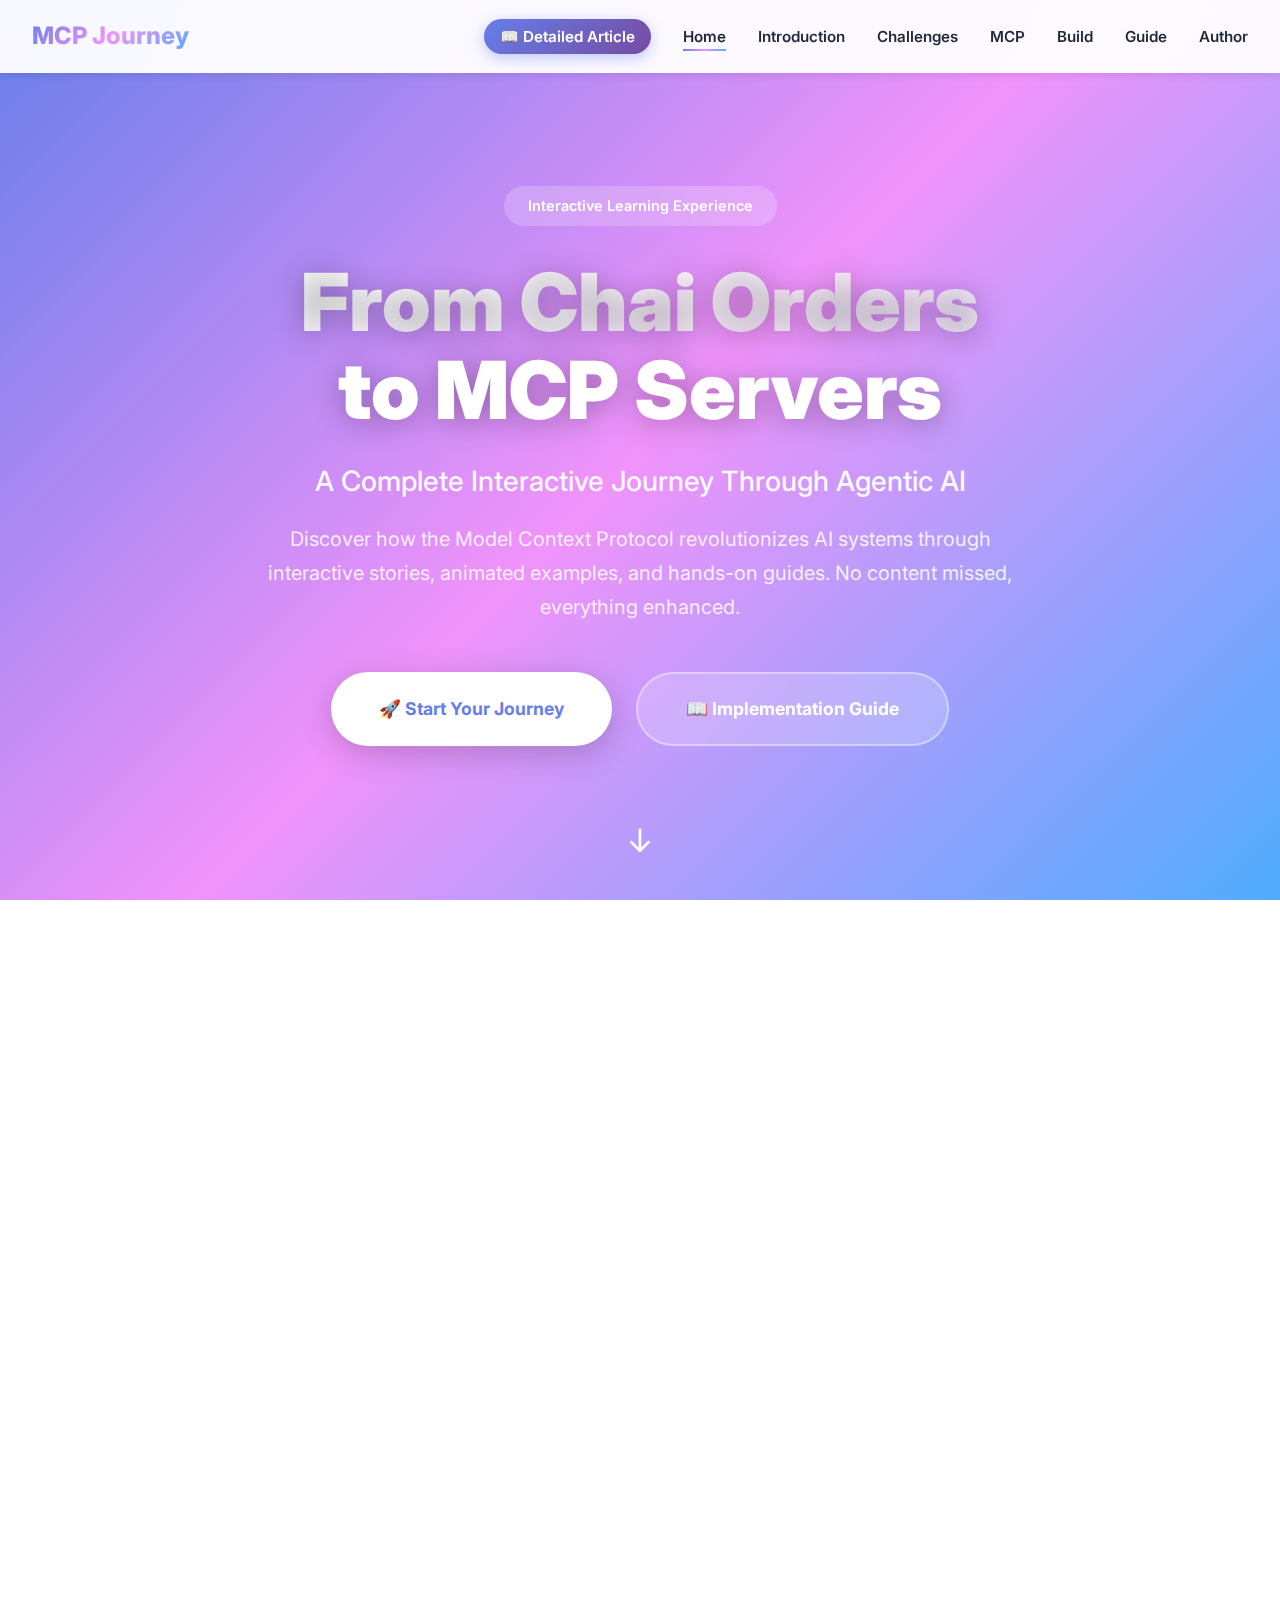
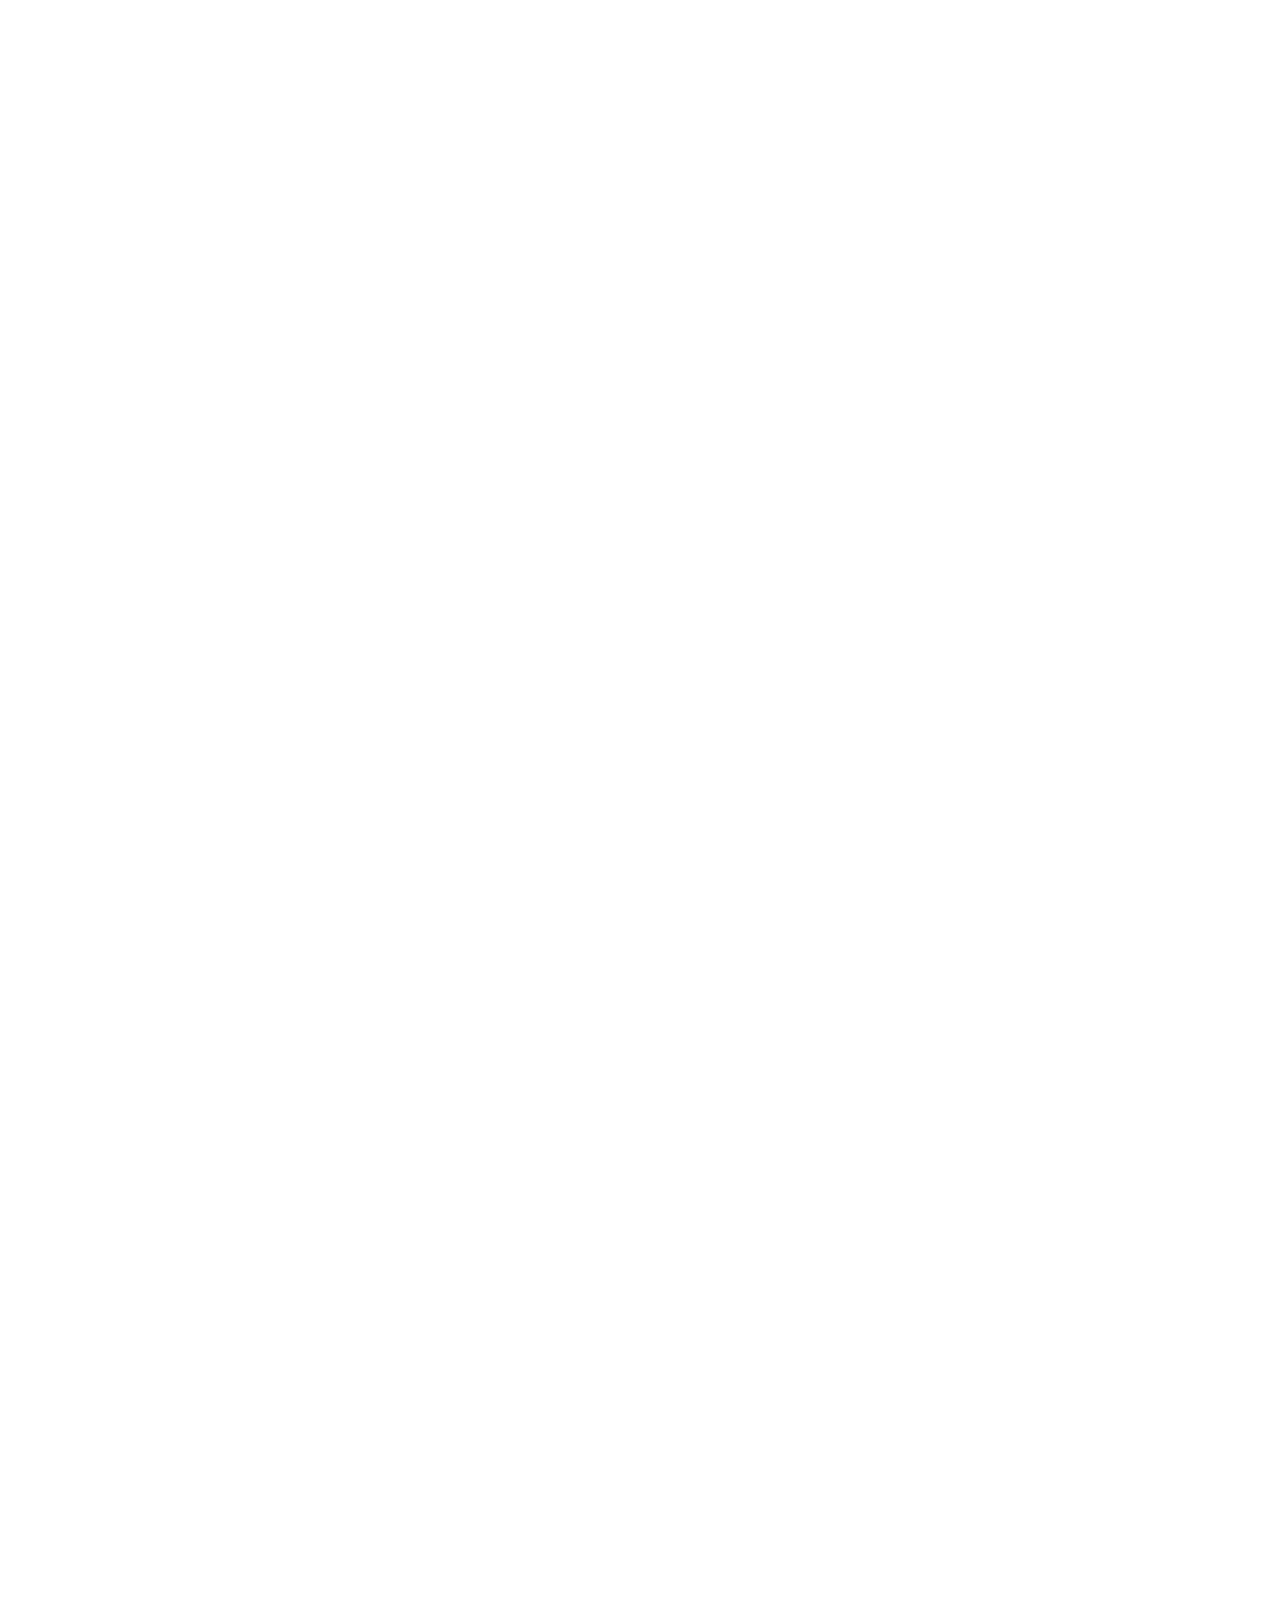
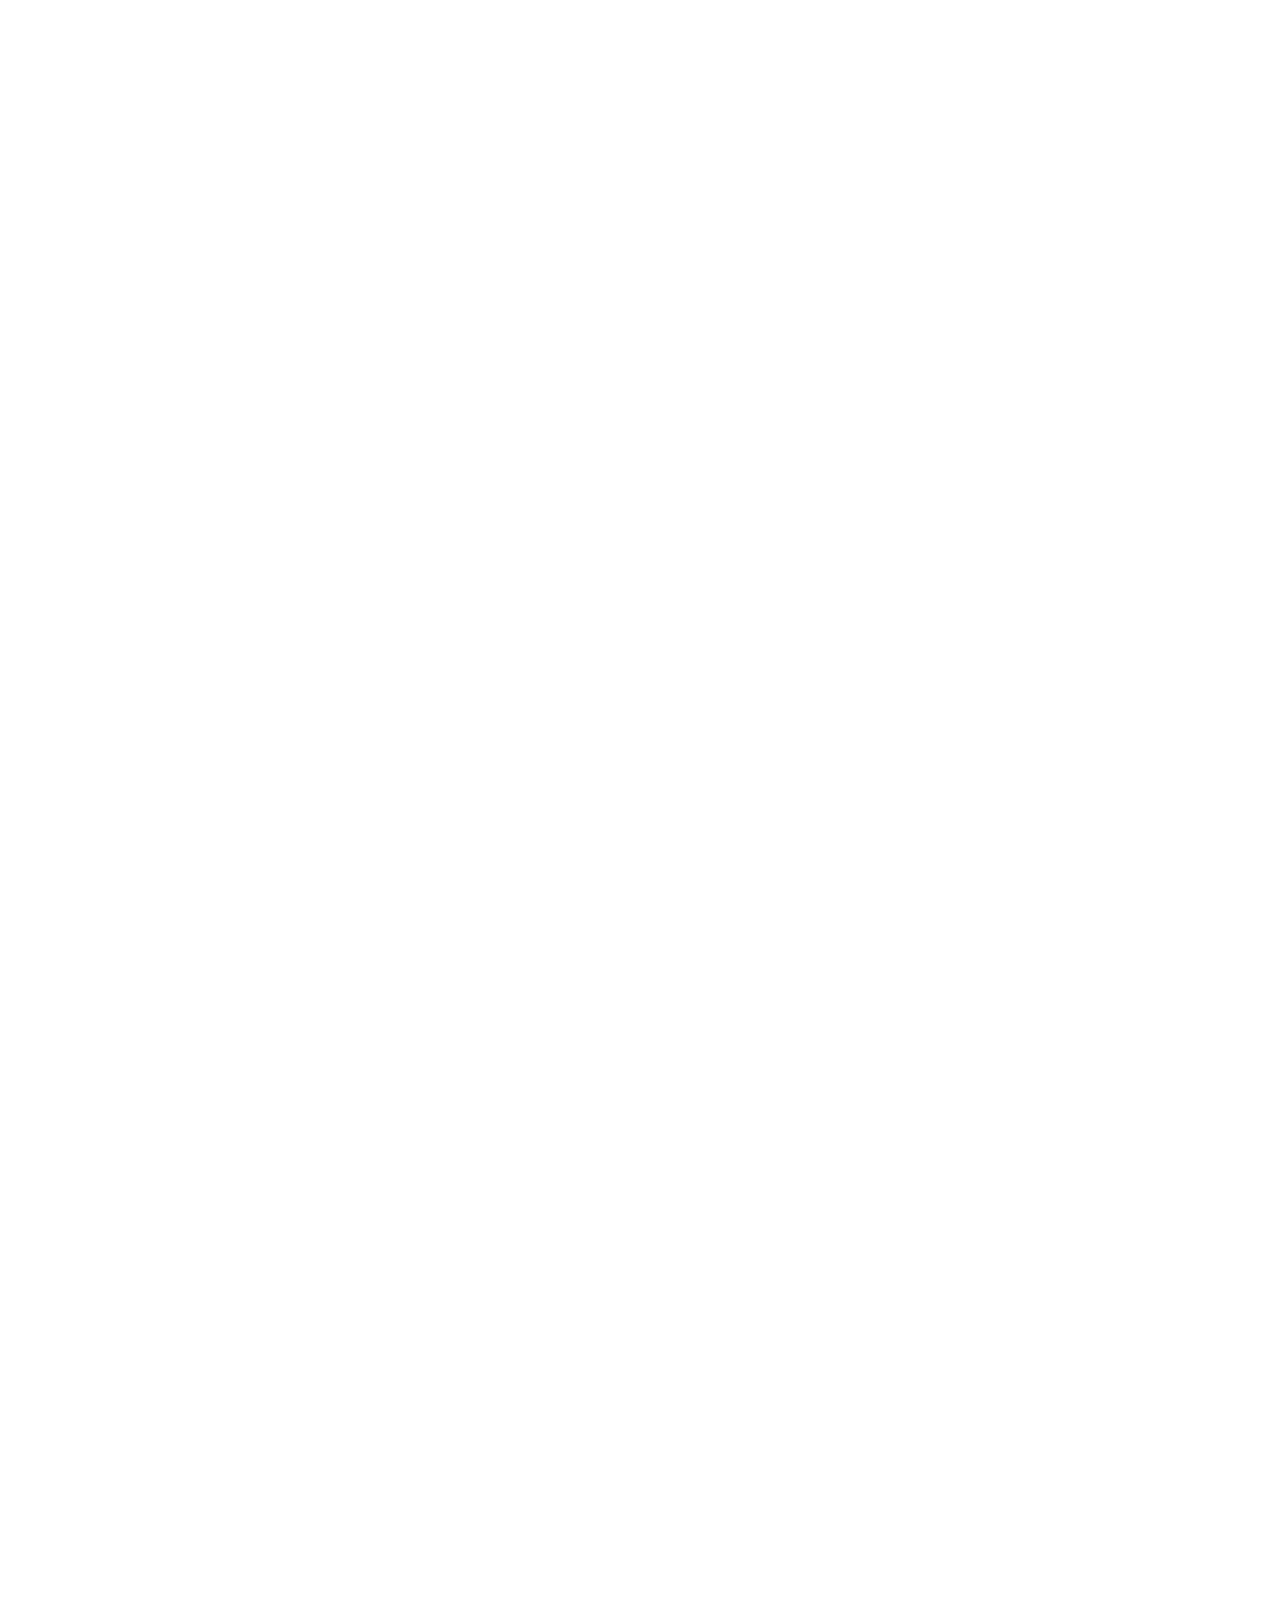
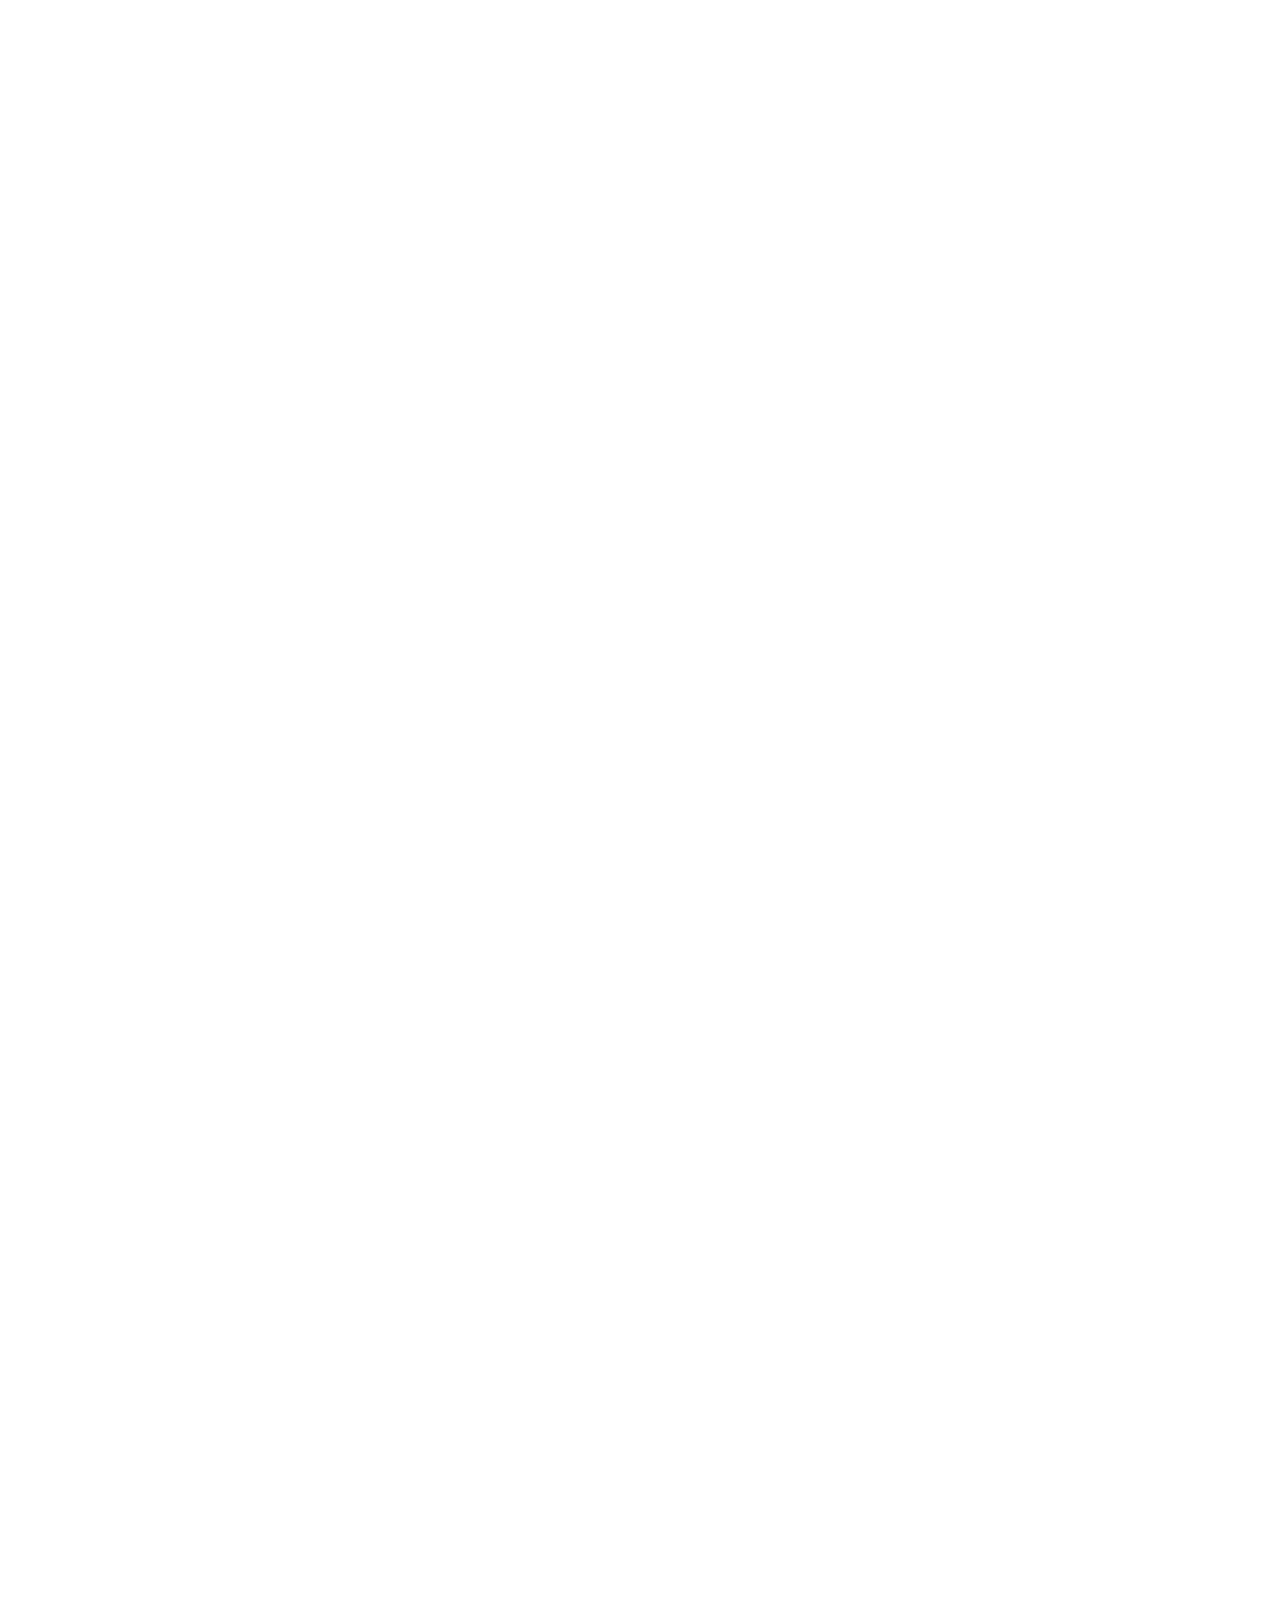
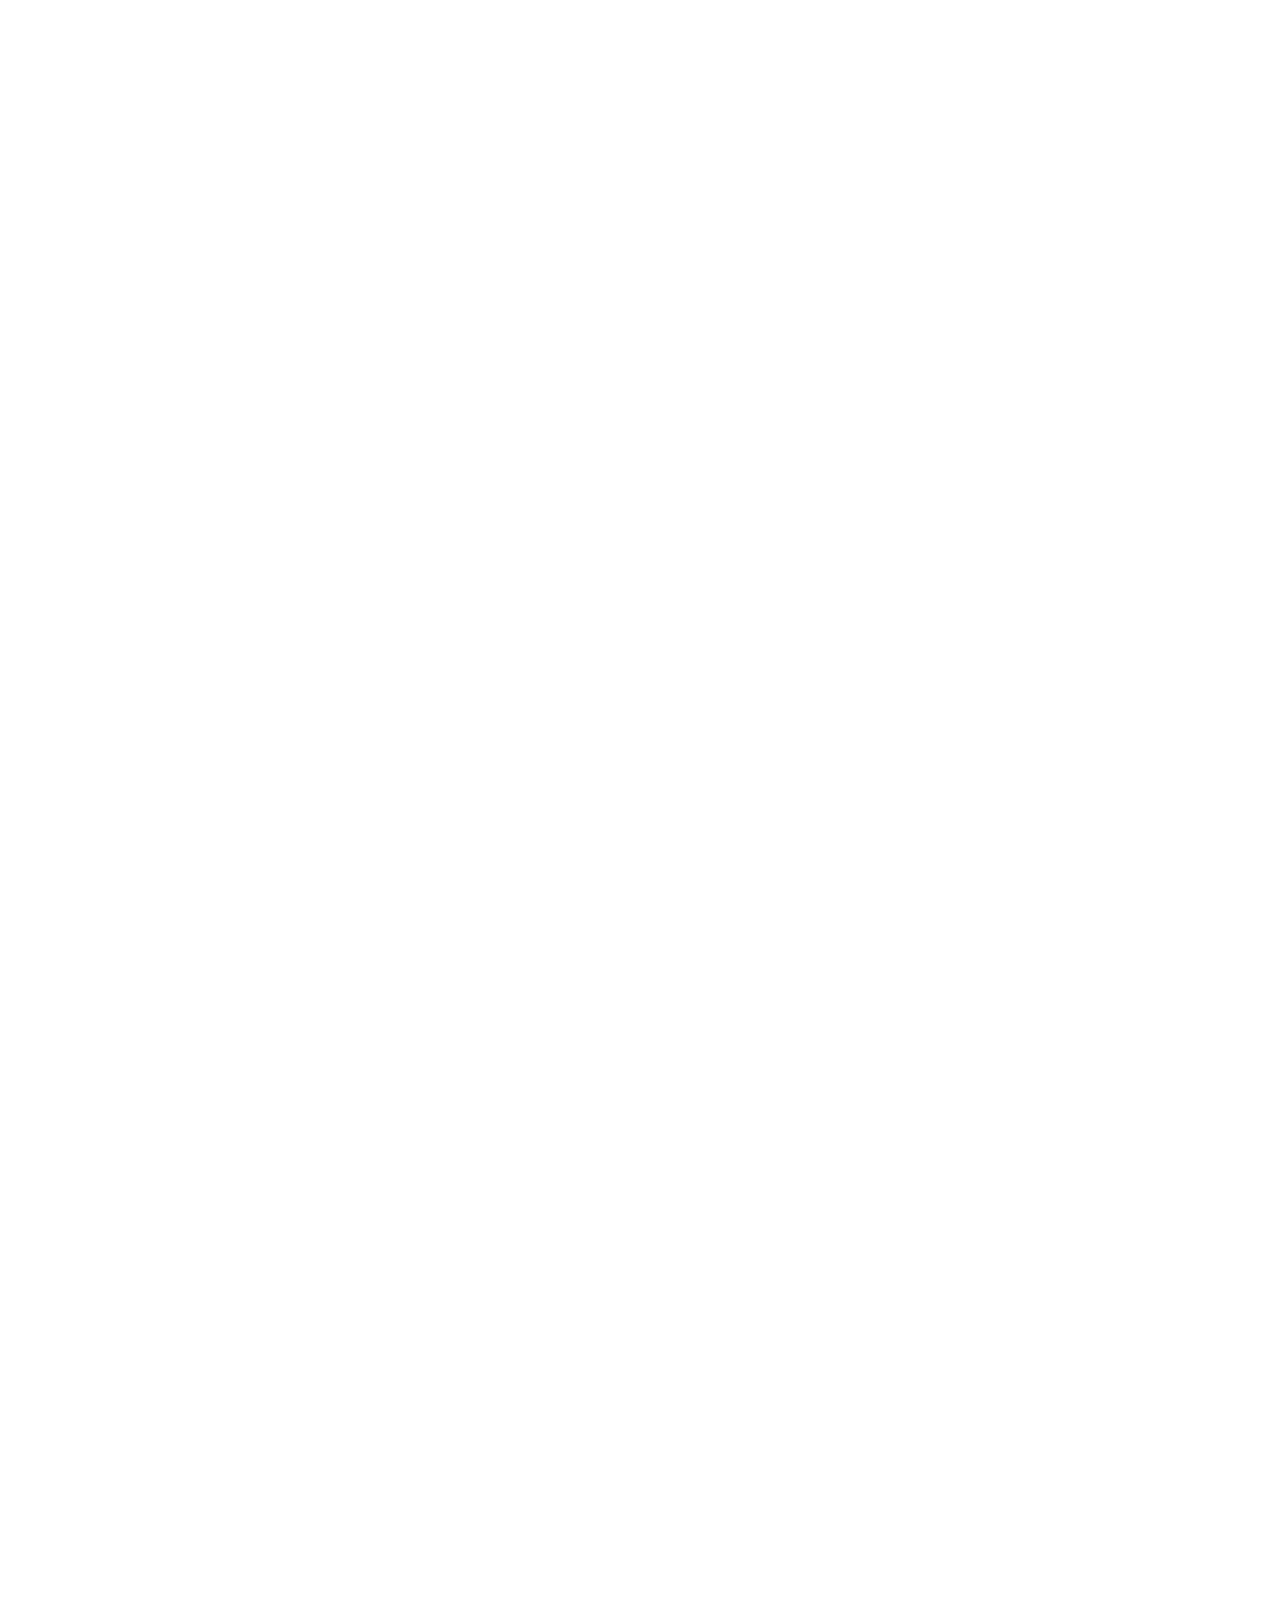
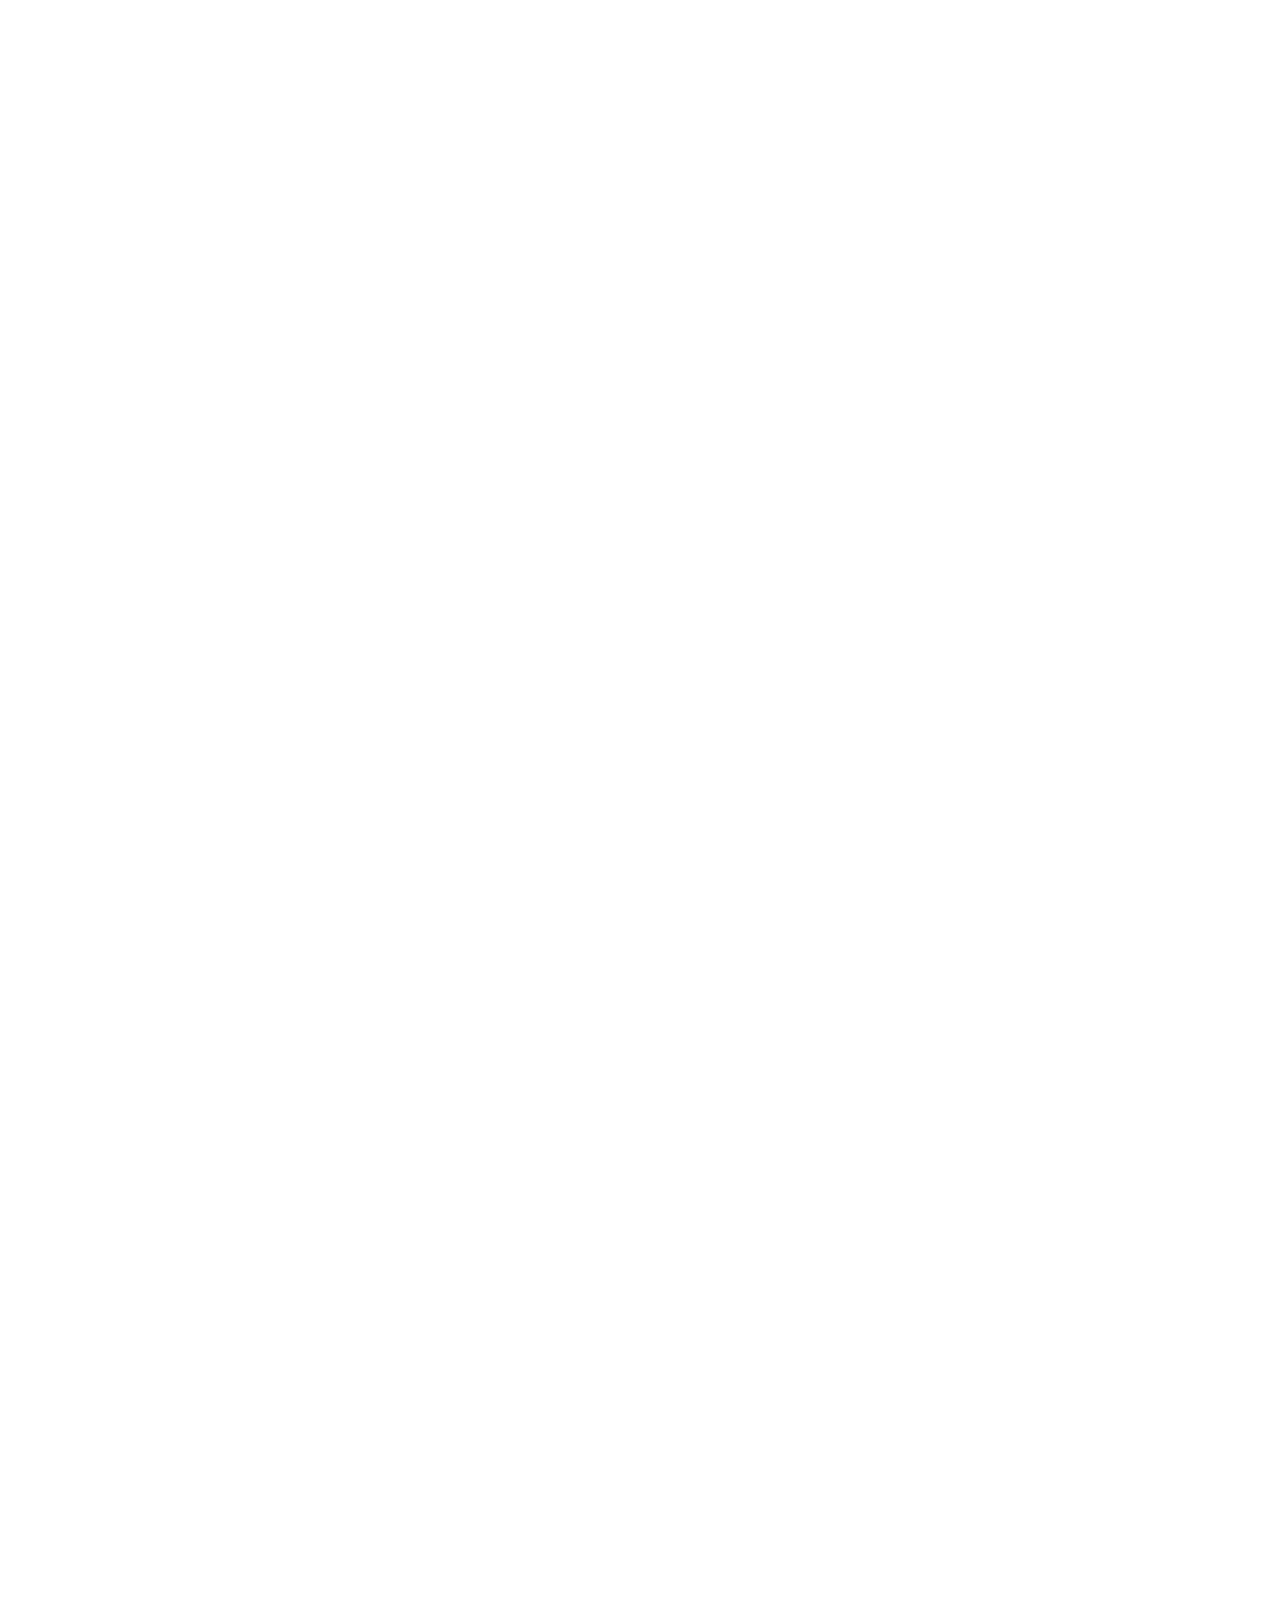
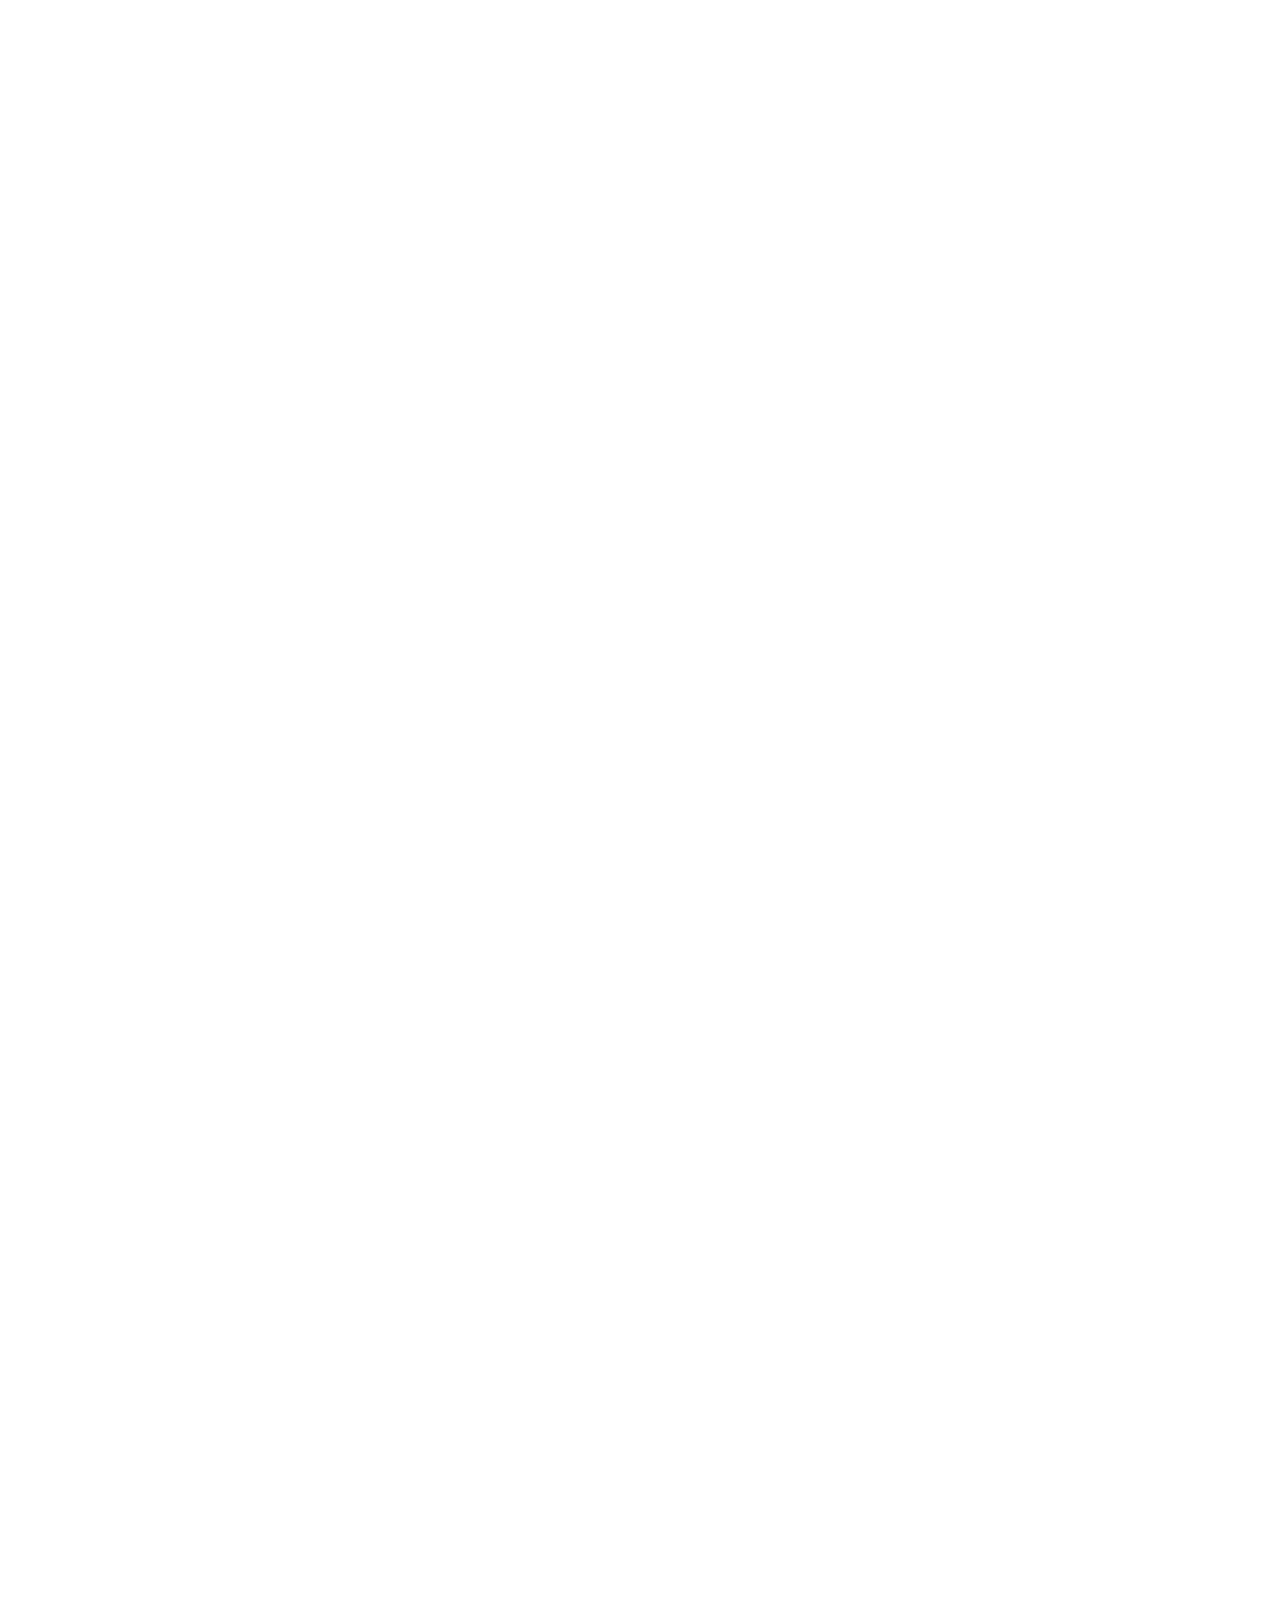
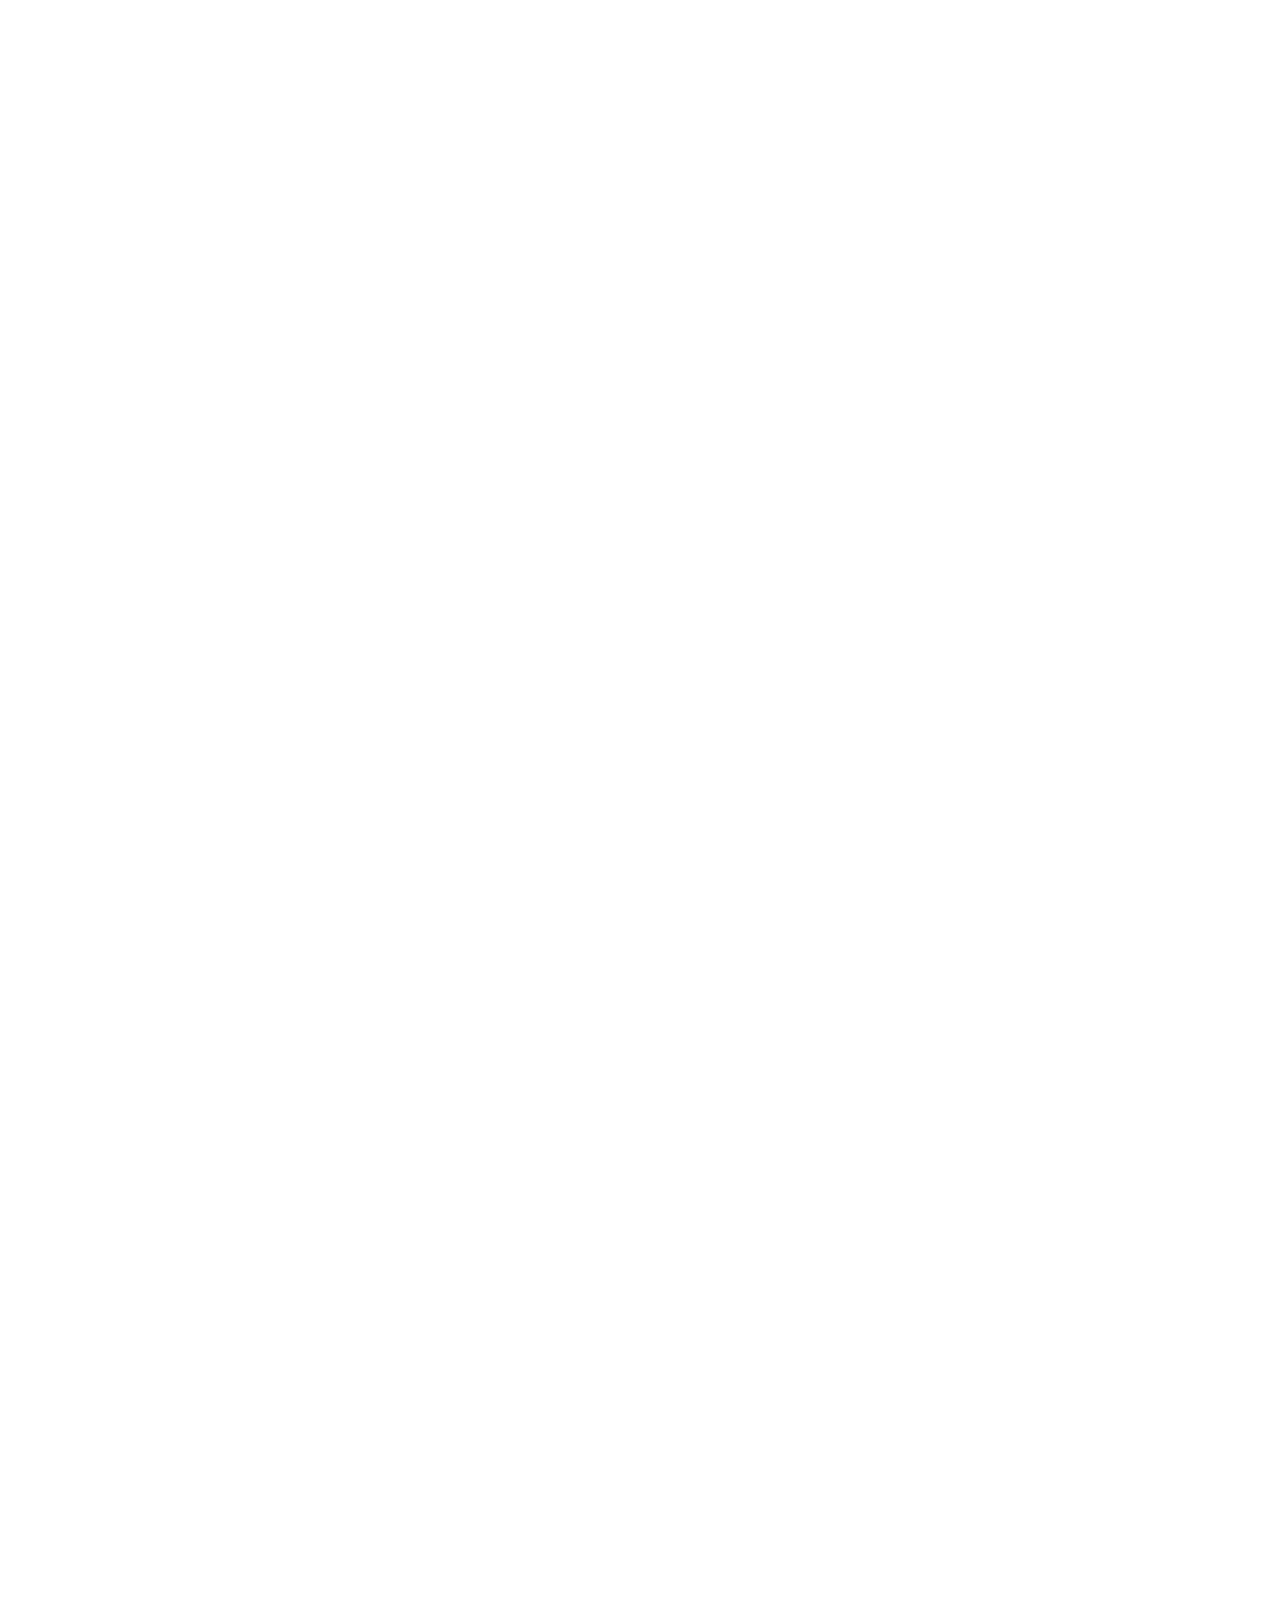
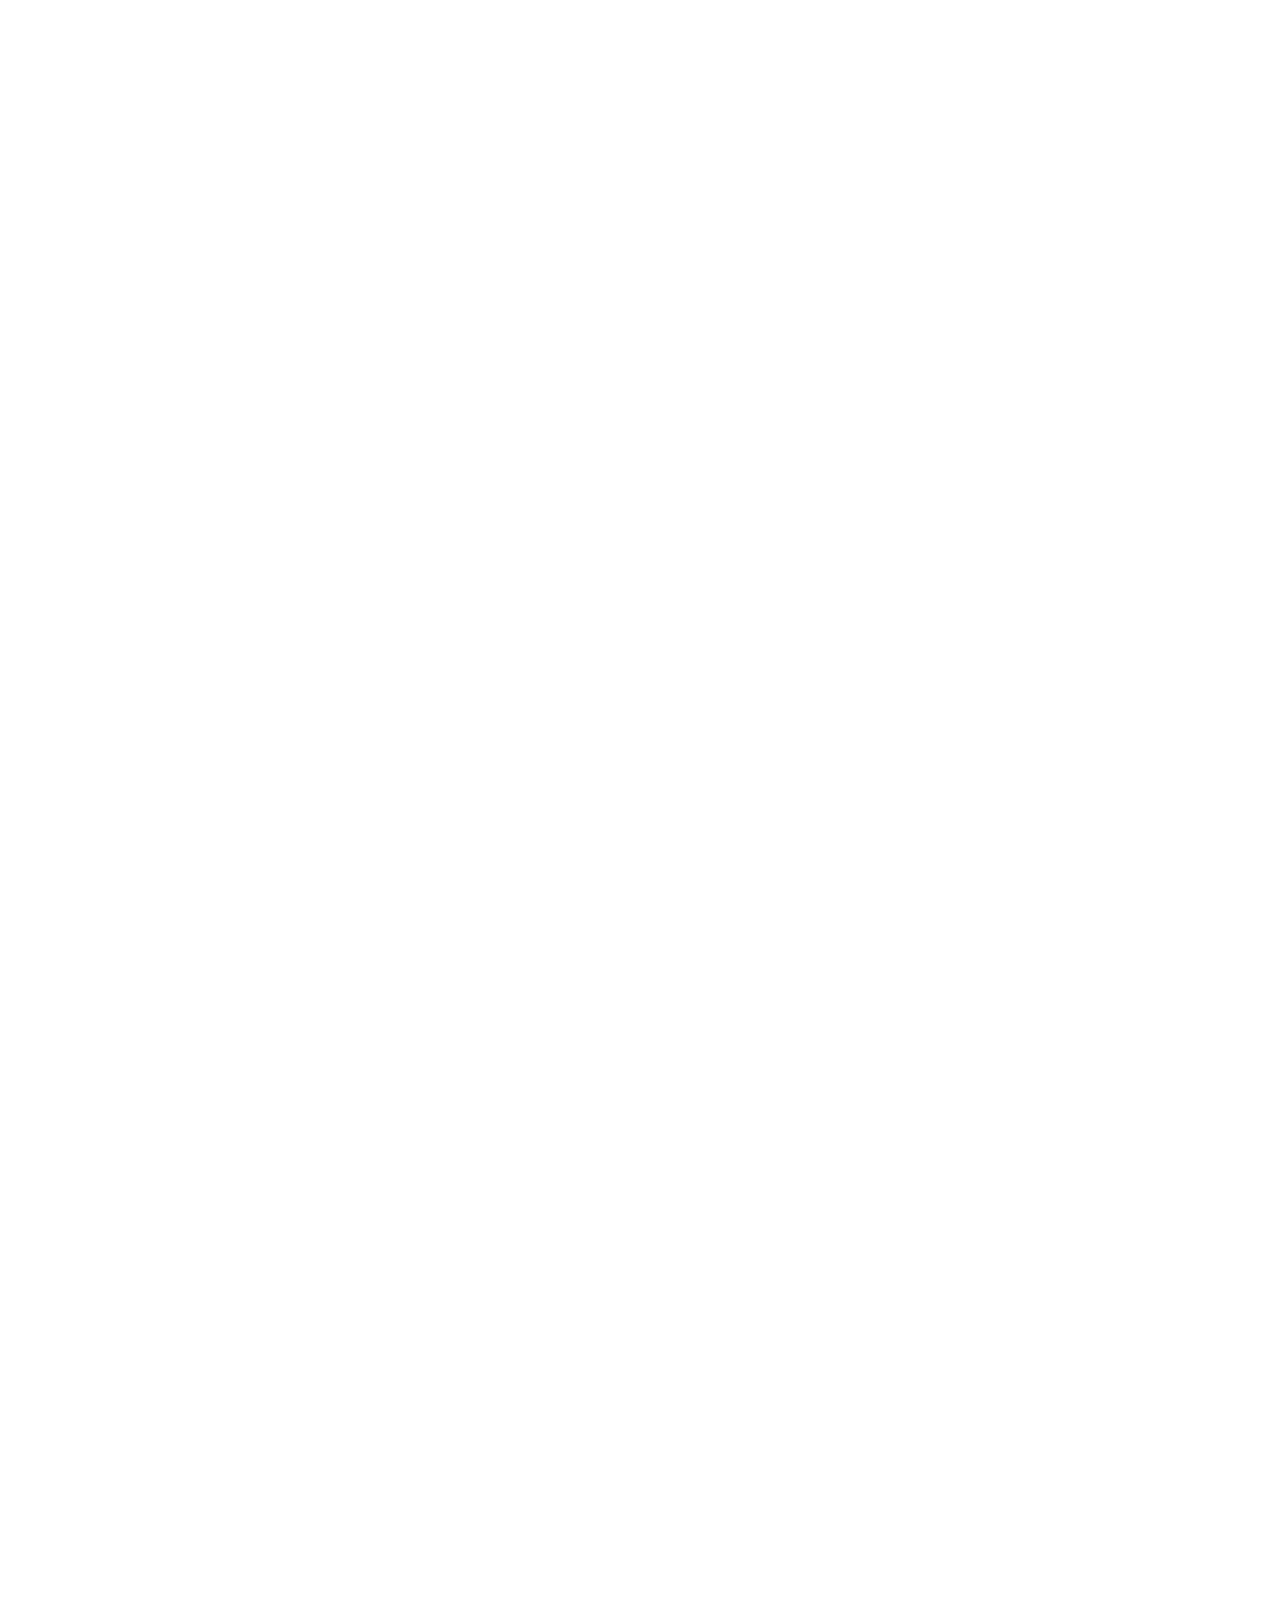
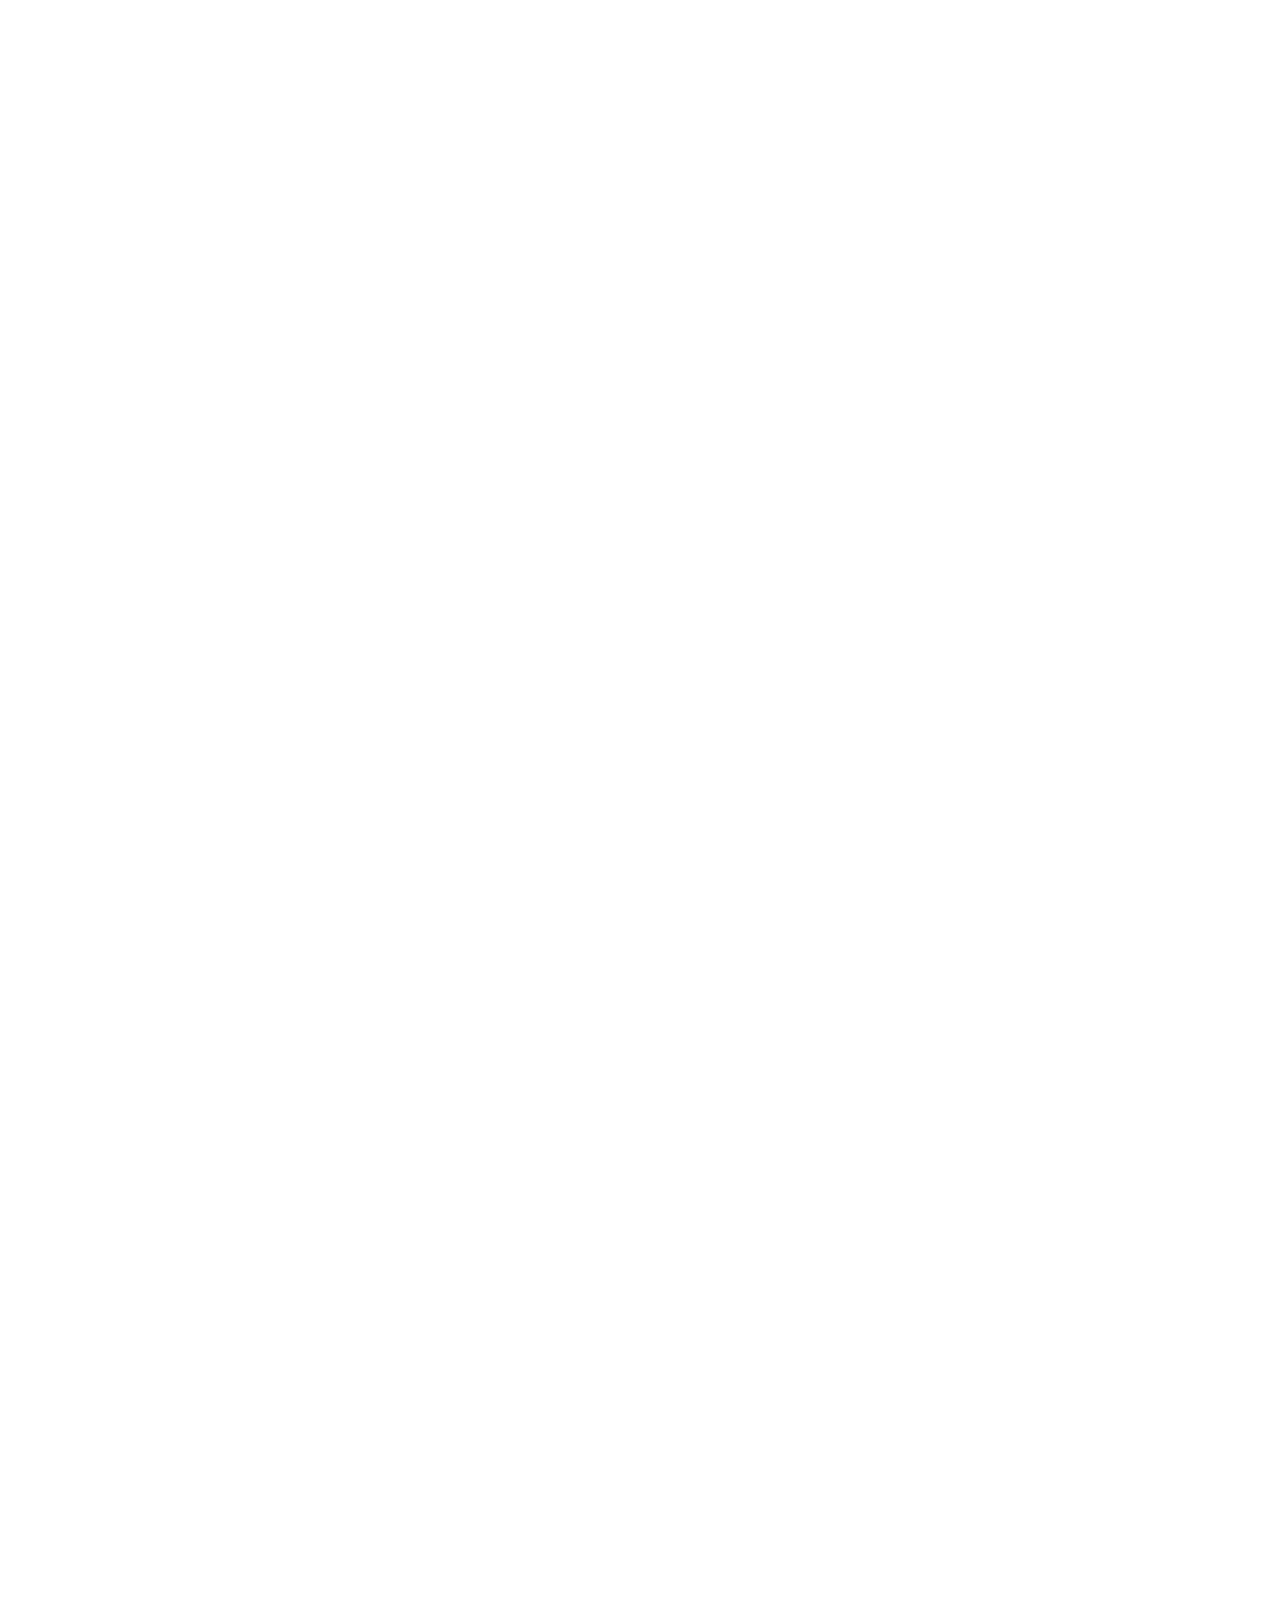
<file: interactive_journey.html>
<!DOCTYPE html>
<html lang="en">
<head>
    <meta charset="UTF-8">
    <meta name="viewport" content="width=device-width, initial-scale=1.0">
    <title>MCP Journey: From Zero to Agentic AI | Interactive Guide</title>
    <link rel="preconnect" href="https://fonts.googleapis.com">
    <link rel="preconnect" href="https://fonts.gstatic.com" crossorigin>
    <link href="https://fonts.googleapis.com/css2?family=Inter:wght@300;400;500;600;700;800;900&family=JetBrains+Mono:wght@400;600&display=swap" rel="stylesheet">

    <style>
        /* ========================================
           RESET & BASE STYLES
        ======================================== */
        * {
            margin: 0;
            padding: 0;
            box-sizing: border-box;
        }

        :root {
            /* Color Palette - Modern Gradients */
            --primary-purple: #667eea;
            --primary-pink: #f093fb;
            --primary-blue: #4facfe;
            --secondary-orange: #ff6b6b;
            --secondary-green: #51cf66;
            --secondary-cyan: #22d3ee;
            --dark-bg: #0f172a;
            --dark-card: #1e293b;
            --light-bg: #ffffff;
            --light-card: #f8fafc;
            --text-dark: #1e293b;
            --text-light: #f1f5f9;
            --text-muted: #64748b;

            /* Gradients */
            --gradient-primary: linear-gradient(135deg, #667eea 0%, #f093fb 50%, #4facfe 100%);
            --gradient-dark: linear-gradient(135deg, #1e293b 0%, #0f172a 100%);
            --gradient-light: linear-gradient(135deg, #ffffff 0%, #f1f5f9 100%);
            --gradient-success: linear-gradient(135deg, #51cf66 0%, #22d3ee 100%);
            --gradient-danger: linear-gradient(135deg, #ff6b6b 0%, #f093fb 100%);

            /* Shadows */
            --shadow-sm: 0 2px 8px rgba(0, 0, 0, 0.1);
            --shadow-md: 0 4px 16px rgba(0, 0, 0, 0.15);
            --shadow-lg: 0 8px 32px rgba(0, 0, 0, 0.2);
            --shadow-xl: 0 16px 64px rgba(0, 0, 0, 0.25);
            --shadow-neon: 0 0 20px rgba(102, 126, 234, 0.6);

            /* Animations */
            --transition-fast: 0.2s ease;
            --transition-normal: 0.3s ease;
            --transition-slow: 0.5s ease;
        }

        html {
            scroll-behavior: smooth;
            font-size: 16px;
        }

        body {
            font-family: 'Inter', -apple-system, BlinkMacSystemFont, 'Segoe UI', sans-serif;
            line-height: 1.7;
            color: var(--text-dark);
            background: var(--light-bg);
            overflow-x: hidden;
        }

        /* ========================================
           SCROLL PROGRESS BAR
        ======================================== */
        #scroll-progress {
            position: fixed;
            top: 0;
            left: 0;
            right: 0;
            height: 4px;
            background: var(--gradient-primary);
            transform-origin: left;
            transform: scaleX(0);
            z-index: 10000;
            transition: transform 0.1s ease;
        }

        /* ========================================
           NAVIGATION
        ======================================== */
        .main-nav {
            position: fixed;
            top: 0;
            left: 0;
            right: 0;
            background: rgba(255, 255, 255, 0.95);
            backdrop-filter: blur(20px);
            -webkit-backdrop-filter: blur(20px);
            padding: 1rem 2rem;
            box-shadow: var(--shadow-sm);
            z-index: 9999;
            transition: all var(--transition-normal);
        }

        .main-nav.scrolled {
            padding: 0.75rem 2rem;
            box-shadow: var(--shadow-md);
        }

        .nav-container {
            max-width: 1400px;
            margin: 0 auto;
            display: flex;
            justify-content: space-between;
            align-items: center;
        }

        .nav-logo {
            font-size: 1.5rem;
            font-weight: 800;
            background: var(--gradient-primary);
            -webkit-background-clip: text;
            -webkit-text-fill-color: transparent;
            background-clip: text;
        }

        .nav-menu {
            display: flex;
            gap: 2rem;
            list-style: none;
        }

        .nav-menu a {
            color: var(--text-dark);
            text-decoration: none;
            font-weight: 600;
            font-size: 0.95rem;
            position: relative;
            transition: color var(--transition-fast);
        }

        .nav-menu a::after {
            content: '';
            position: absolute;
            bottom: -5px;
            left: 0;
            width: 0;
            height: 2px;
            background: var(--gradient-primary);
            transition: width var(--transition-normal);
        }

        .nav-menu a:hover::after,
        .nav-menu a.active::after {
            width: 100%;
        }

        .nav-menu a:hover {
            color: var(--primary-purple);
        }

        .nav-toggle {
            display: none;
            flex-direction: column;
            gap: 5px;
            background: none;
            border: none;
            cursor: pointer;
        }

        .nav-toggle span {
            width: 25px;
            height: 3px;
            background: var(--text-dark);
            border-radius: 3px;
            transition: all var(--transition-fast);
        }

        /* ========================================
           HERO SECTION
        ======================================== */
        .hero {
            min-height: 100vh;
            background: var(--gradient-primary);
            position: relative;
            display: flex;
            align-items: center;
            justify-content: center;
            overflow: hidden;
            padding: 6rem 2rem 4rem;
        }

        .hero-particles {
            position: absolute;
            top: 0;
            left: 0;
            width: 100%;
            height: 100%;
            overflow: hidden;
        }

        .particle {
            position: absolute;
            width: 4px;
            height: 4px;
            background: rgba(255, 255, 255, 0.3);
            border-radius: 50%;
            animation: float var(--duration) infinite ease-in-out;
        }

        @keyframes float {
            0%, 100% { transform: translateY(0) translateX(0); opacity: 0; }
            10% { opacity: 1; }
            90% { opacity: 1; }
            100% { transform: translateY(-100vh) translateX(var(--drift)); opacity: 0; }
        }

        .hero-content {
            position: relative;
            z-index: 2;
            text-align: center;
            max-width: 1200px;
            animation: fadeInUp 1s ease;
        }

        .hero-badge {
            display: inline-block;
            padding: 0.5rem 1.5rem;
            background: rgba(255, 255, 255, 0.2);
            backdrop-filter: blur(10px);
            border-radius: 50px;
            color: white;
            font-weight: 600;
            font-size: 0.9rem;
            margin-bottom: 2rem;
            animation: pulse 2s infinite;
        }

        @keyframes pulse {
            0%, 100% { transform: scale(1); }
            50% { transform: scale(1.05); }
        }

        .hero-title {
            font-size: 5rem;
            font-weight: 900;
            color: white;
            margin-bottom: 1.5rem;
            line-height: 1.1;
            text-shadow: 0 4px 30px rgba(0, 0, 0, 0.3);
        }

        .hero-title .gradient-text {
            background: linear-gradient(135deg, #fff 0%, rgba(255,255,255,0.8) 100%);
            -webkit-background-clip: text;
            -webkit-text-fill-color: transparent;
            background-clip: text;
        }

        .hero-subtitle {
            font-size: 1.75rem;
            color: rgba(255, 255, 255, 0.95);
            margin-bottom: 1rem;
            font-weight: 500;
        }

        .hero-description {
            font-size: 1.25rem;
            color: rgba(255, 255, 255, 0.85);
            margin-bottom: 3rem;
            max-width: 800px;
            margin-left: auto;
            margin-right: auto;
        }

        .hero-cta {
            display: flex;
            gap: 1.5rem;
            justify-content: center;
            flex-wrap: wrap;
        }

        .cta-btn {
            padding: 1.25rem 3rem;
            font-size: 1.1rem;
            font-weight: 700;
            border-radius: 50px;
            text-decoration: none;
            transition: all var(--transition-normal);
            cursor: pointer;
            border: none;
            display: inline-flex;
            align-items: center;
            gap: 0.75rem;
        }

        .cta-btn-primary {
            background: white;
            color: var(--primary-purple);
            box-shadow: var(--shadow-lg);
        }

        .cta-btn-primary:hover {
            transform: translateY(-4px);
            box-shadow: var(--shadow-xl);
        }

        .cta-btn-secondary {
            background: rgba(255, 255, 255, 0.2);
            color: white;
            backdrop-filter: blur(10px);
            border: 2px solid rgba(255, 255, 255, 0.4);
        }

        .cta-btn-secondary:hover {
            background: rgba(255, 255, 255, 0.3);
            transform: translateY(-4px);
        }

        .scroll-indicator {
            position: absolute;
            bottom: 2rem;
            left: 50%;
            transform: translateX(-50%);
            animation: bounce 2s infinite;
            color: white;
            font-size: 2rem;
            cursor: pointer;
        }

        @keyframes bounce {
            0%, 100% { transform: translateX(-50%) translateY(0); }
            50% { transform: translateX(-50%) translateY(-10px); }
        }

        /* ========================================
           CONTENT SECTIONS
        ======================================== */
        .content-section {
            padding: 6rem 2rem;
            position: relative;
        }

        .content-section.dark {
            background: var(--gradient-dark);
            color: var(--text-light);
        }

        .content-section.light {
            background: var(--gradient-light);
            color: var(--text-dark);
        }

        .section-container {
            max-width: 1200px;
            margin: 0 auto;
        }

        .section-header {
            text-align: center;
            margin-bottom: 4rem;
        }

        .section-badge {
            display: inline-block;
            padding: 0.5rem 1.5rem;
            background: rgba(102, 126, 234, 0.1);
            border-radius: 50px;
            color: var(--primary-purple);
            font-weight: 600;
            font-size: 0.9rem;
            margin-bottom: 1rem;
        }

        .dark .section-badge {
            background: rgba(102, 126, 234, 0.2);
            color: var(--primary-blue);
        }

        .section-title {
            font-size: 3.5rem;
            font-weight: 900;
            margin-bottom: 1.5rem;
            line-height: 1.2;
        }

        .section-subtitle {
            font-size: 1.4rem;
            color: var(--text-muted);
            max-width: 800px;
            margin: 0 auto;
        }

        .dark .section-subtitle {
            color: rgba(241, 245, 249, 0.7);
        }

        /* ========================================
           ANIMATED CARDS
        ======================================== */
        .card-grid {
            display: grid;
            grid-template-columns: repeat(auto-fit, minmax(300px, 1fr));
            gap: 2rem;
            margin: 3rem 0;
        }

        .animated-card {
            background: white;
            padding: 2.5rem;
            border-radius: 20px;
            box-shadow: var(--shadow-md);
            transition: all var(--transition-normal);
            position: relative;
            overflow: hidden;
        }

        .dark .animated-card {
            background: var(--dark-card);
        }

        .animated-card::before {
            content: '';
            position: absolute;
            top: 0;
            left: 0;
            width: 100%;
            height: 4px;
            background: var(--gradient-primary);
            transform: scaleX(0);
            transform-origin: left;
            transition: transform var(--transition-normal);
        }

        .animated-card:hover {
            transform: translateY(-8px) scale(1.02);
            box-shadow: var(--shadow-xl);
        }

        .animated-card:hover::before {
            transform: scaleX(1);
        }

        .card-icon {
            font-size: 3rem;
            margin-bottom: 1.5rem;
            display: block;
        }

        .card-title {
            font-size: 1.75rem;
            font-weight: 700;
            margin-bottom: 1rem;
            color: var(--text-dark);
        }

        .dark .card-title {
            color: var(--text-light);
        }

        .card-text {
            font-size: 1.1rem;
            line-height: 1.7;
            color: var(--text-muted);
        }

        .dark .card-text {
            color: rgba(241, 245, 249, 0.8);
        }

        /* ========================================
           INTERACTIVE TABLE
        ======================================== */
        .interactive-table-container {
            overflow-x: auto;
            margin: 3rem 0;
            border-radius: 20px;
            box-shadow: var(--shadow-lg);
        }

        .interactive-table {
            width: 100%;
            border-collapse: collapse;
            background: white;
            border-radius: 20px;
            overflow: hidden;
        }

        .dark .interactive-table {
            background: var(--dark-card);
        }

        .interactive-table thead {
            background: var(--gradient-primary);
            color: white;
        }

        .interactive-table th {
            padding: 1.5rem;
            text-align: left;
            font-weight: 700;
            font-size: 1.1rem;
        }

        .interactive-table td {
            padding: 1.5rem;
            border-bottom: 1px solid rgba(0, 0, 0, 0.05);
            transition: all var(--transition-fast);
        }

        .dark .interactive-table td {
            border-bottom: 1px solid rgba(255, 255, 255, 0.05);
        }

        .interactive-table tbody tr {
            transition: all var(--transition-fast);
        }

        .interactive-table tbody tr:hover {
            background: rgba(102, 126, 234, 0.05);
            transform: scale(1.01);
        }

        .dark .interactive-table tbody tr:hover {
            background: rgba(102, 126, 234, 0.1);
        }

        /* ========================================
           CODE BLOCKS
        ======================================== */
        .code-container {
            position: relative;
            margin: 2rem 0;
            border-radius: 15px;
            overflow: hidden;
            box-shadow: var(--shadow-lg);
        }

        .code-header {
            background: #2d3748;
            padding: 1rem 1.5rem;
            display: flex;
            justify-content: space-between;
            align-items: center;
        }

        .code-lang {
            color: #a0aec0;
            font-size: 0.9rem;
            font-weight: 600;
            font-family: 'JetBrains Mono', monospace;
        }

        .code-copy-btn {
            padding: 0.5rem 1rem;
            background: rgba(255, 255, 255, 0.1);
            border: 1px solid rgba(255, 255, 255, 0.2);
            color: white;
            border-radius: 8px;
            cursor: pointer;
            font-size: 0.85rem;
            transition: all var(--transition-fast);
        }

        .code-copy-btn:hover {
            background: rgba(255, 255, 255, 0.2);
        }

        .code-block {
            background: #1a202c;
            padding: 2rem;
            overflow-x: auto;
            color: #e2e8f0;
            font-family: 'JetBrains Mono', monospace;
            font-size: 0.95rem;
            line-height: 1.7;
        }

        .code-block code {
            color: #e2e8f0;
        }

        /* ========================================
           COMPARISON SLIDER
        ======================================== */
        .comparison-container {
            margin: 3rem 0;
            background: white;
            border-radius: 20px;
            padding: 3rem;
            box-shadow: var(--shadow-lg);
        }

        .dark .comparison-container {
            background: var(--dark-card);
        }

        .comparison-row {
            display: grid;
            grid-template-columns: 1fr auto 1fr auto 1fr;
            gap: 2rem;
            align-items: center;
            padding: 2rem 0;
            border-bottom: 1px solid rgba(0, 0, 0, 0.05);
        }

        .dark .comparison-row {
            border-bottom: 1px solid rgba(255, 255, 255, 0.05);
        }

        .comparison-row:last-child {
            border-bottom: none;
        }

        .comparison-label {
            font-weight: 700;
            font-size: 1.1rem;
        }

        .comparison-before {
            padding: 1.5rem;
            background: linear-gradient(135deg, #fee 0%, #fdd 100%);
            border-radius: 12px;
            border-left: 4px solid #ff6b6b;
        }

        .comparison-arrow {
            font-size: 2rem;
            color: var(--primary-purple);
        }

        .comparison-after {
            padding: 1.5rem;
            background: linear-gradient(135deg, #d4edda 0%, #c3e6cb 100%);
            border-radius: 12px;
            border-left: 4px solid #51cf66;
        }

        .comparison-impact {
            text-align: center;
        }

        .impact-badge {
            padding: 0.5rem 1rem;
            border-radius: 50px;
            font-weight: 600;
            font-size: 0.9rem;
            display: inline-block;
        }

        .impact-high {
            background: linear-gradient(135deg, #51cf66 0%, #22d3ee 100%);
            color: white;
        }

        /* ========================================
           STEP CARDS
        ======================================== */
        .step-container {
            margin: 3rem 0;
        }

        .step-card {
            background: white;
            border-radius: 20px;
            padding: 3rem;
            margin-bottom: 2rem;
            box-shadow: var(--shadow-md);
            position: relative;
            overflow: hidden;
            transition: all var(--transition-normal);
        }

        .dark .step-card {
            background: var(--dark-card);
        }

        .step-card::before {
            content: attr(data-step);
            position: absolute;
            top: -40px;
            right: -40px;
            font-size: 12rem;
            font-weight: 900;
            color: rgba(102, 126, 234, 0.05);
            z-index: 0;
        }

        .step-card:hover {
            transform: translateX(10px);
            box-shadow: var(--shadow-xl);
        }

        .step-header {
            display: flex;
            align-items: center;
            gap: 1.5rem;
            margin-bottom: 2rem;
            position: relative;
            z-index: 1;
        }

        .step-number {
            width: 60px;
            height: 60px;
            background: var(--gradient-primary);
            color: white;
            border-radius: 50%;
            display: flex;
            align-items: center;
            justify-content: center;
            font-size: 1.75rem;
            font-weight: 900;
            flex-shrink: 0;
        }

        .step-title {
            font-size: 2rem;
            font-weight: 700;
            color: var(--text-dark);
        }

        .dark .step-title {
            color: var(--text-light);
        }

        .step-content {
            position: relative;
            z-index: 1;
        }

        /* ========================================
           ACCORDION
        ======================================== */
        .accordion-container {
            margin: 3rem 0;
        }

        .accordion-item {
            background: white;
            border-radius: 15px;
            margin-bottom: 1rem;
            overflow: hidden;
            box-shadow: var(--shadow-sm);
            transition: all var(--transition-normal);
        }

        .dark .accordion-item {
            background: var(--dark-card);
        }

        .accordion-item.active {
            box-shadow: var(--shadow-lg);
        }

        .accordion-header {
            padding: 1.5rem 2rem;
            cursor: pointer;
            display: flex;
            justify-content: space-between;
            align-items: center;
            transition: all var(--transition-fast);
        }

        .accordion-header:hover {
            background: rgba(102, 126, 234, 0.05);
        }

        .dark .accordion-header:hover {
            background: rgba(102, 126, 234, 0.1);
        }

        .accordion-title {
            font-size: 1.4rem;
            font-weight: 700;
            color: var(--text-dark);
        }

        .dark .accordion-title {
            color: var(--text-light);
        }

        .accordion-icon {
            font-size: 1.5rem;
            transition: transform var(--transition-normal);
        }

        .accordion-item.active .accordion-icon {
            transform: rotate(180deg);
        }

        .accordion-content {
            max-height: 0;
            overflow: hidden;
            transition: max-height 0.5s ease;
        }

        .accordion-item.active .accordion-content {
            max-height: 2000px;
        }

        .accordion-body {
            padding: 0 2rem 2rem 2rem;
            font-size: 1.1rem;
            line-height: 1.8;
        }

        /* ========================================
           AUTHOR SECTION
        ======================================== */
        .author-section {
            background: linear-gradient(135deg, #f5f7fa 0%, #c3cfe2 100%);
            padding: 4rem;
            border-radius: 20px;
            margin: 4rem 0;
            box-shadow: var(--shadow-lg);
        }

        .author-content {
            display: flex;
            gap: 3rem;
            align-items: center;
        }

        .author-avatar {
            width: 150px;
            height: 150px;
            border-radius: 50%;
            object-fit: cover;
            box-shadow: var(--shadow-lg);
            border: 5px solid white;
            flex-shrink: 0;
        }

        .author-info h3 {
            font-size: 2.5rem;
            margin-bottom: 1rem;
            color: var(--text-dark);
        }

        .author-info p {
            font-size: 1.2rem;
            line-height: 1.7;
            color: var(--text-muted);
            margin-bottom: 2rem;
        }

        .author-links {
            display: flex;
            gap: 1rem;
            flex-wrap: wrap;
        }

        .author-link {
            padding: 0.75rem 1.5rem;
            background: white;
            color: var(--primary-purple);
            text-decoration: none;
            border-radius: 50px;
            font-weight: 600;
            box-shadow: var(--shadow-sm);
            transition: all var(--transition-normal);
        }

        .author-link:hover {
            transform: translateY(-3px);
            box-shadow: var(--shadow-md);
        }

        /* ========================================
           EXPLORE BUTTONS & MODALS
        ======================================== */
        .explore-btn {
            margin-top: 1.5rem;
            padding: 0.75rem 1.5rem;
            background: var(--gradient-primary);
            color: white;
            border: none;
            border-radius: 50px;
            font-weight: 600;
            font-size: 0.95rem;
            cursor: pointer;
            transition: all var(--transition-normal);
            box-shadow: var(--shadow-md);
            display: block;
            width: 100%;
        }

        .explore-btn:hover {
            transform: translateY(-2px);
            box-shadow: var(--shadow-lg);
        }

        .clickable-card {
            position: relative;
        }

        .clickable-card::after {
            content: '👉 Click to explore';
            position: absolute;
            top: 10px;
            right: 10px;
            background: rgba(102, 126, 234, 0.1);
            padding: 0.5rem 1rem;
            border-radius: 20px;
            font-size: 0.8rem;
            opacity: 0;
            transition: opacity var(--transition-normal);
        }

        .clickable-card:hover::after {
            opacity: 1;
        }

        /* Modal Styles */
        .modal {
            display: none;
            position: fixed;
            z-index: 10001;
            left: 0;
            top: 0;
            width: 100%;
            height: 100%;
            background: rgba(0, 0, 0, 0.8);
            backdrop-filter: blur(5px);
            animation: fadeIn 0.3s ease;
        }

        .modal.active {
            display: flex;
            align-items: center;
            justify-content: center;
            padding: 2rem;
        }

        .modal-content {
            background: white;
            border-radius: 20px;
            max-width: 1000px;
            max-height: 90vh;
            overflow-y: auto;
            position: relative;
            animation: slideUp 0.4s ease;
            box-shadow: var(--shadow-xl);
        }

        .dark .modal-content {
            background: var(--dark-card);
        }

        @keyframes slideUp {
            from {
                opacity: 0;
                transform: translateY(50px);
            }
            to {
                opacity: 1;
                transform: translateY(0);
            }
        }

        .modal-header {
            background: var(--gradient-primary);
            color: white;
            padding: 2rem;
            border-radius: 20px 20px 0 0;
            display: flex;
            justify-content: space-between;
            align-items: center;
        }

        .modal-header h2 {
            margin: 0;
            font-size: 2rem;
        }

        .modal-close {
            background: rgba(255, 255, 255, 0.2);
            border: none;
            color: white;
            font-size: 2rem;
            cursor: pointer;
            width: 40px;
            height: 40px;
            border-radius: 50%;
            display: flex;
            align-items: center;
            justify-content: center;
            transition: all var(--transition-fast);
        }

        .modal-close:hover {
            background: rgba(255, 255, 255, 0.3);
            transform: rotate(90deg);
        }

        .modal-body {
            padding: 2rem;
        }

        .modal-body h3 {
            font-size: 1.5rem;
            margin-top: 2rem;
            margin-bottom: 1rem;
            color: var(--text-dark);
        }

        .dark .modal-body h3 {
            color: var(--text-light);
        }

        .modal-code {
            background: #1a202c;
            padding: 1.5rem;
            border-radius: 10px;
            overflow-x: auto;
            margin: 1rem 0;
        }

        .modal-code pre {
            margin: 0;
            color: #e2e8f0;
            font-family: 'JetBrains Mono', monospace;
            font-size: 0.9rem;
            line-height: 1.6;
        }

        .modal-section {
            margin: 2rem 0;
            padding: 1.5rem;
            background: rgba(102, 126, 234, 0.05);
            border-radius: 10px;
            border-left: 4px solid var(--primary-purple);
        }

        /* ========================================
           FOOTER
        ======================================== */
        .main-footer {
            background: var(--gradient-dark);
            color: var(--text-light);
            padding: 4rem 2rem 2rem;
        }

        .footer-container {
            max-width: 1200px;
            margin: 0 auto;
        }

        .footer-grid {
            display: grid;
            grid-template-columns: repeat(auto-fit, minmax(250px, 1fr));
            gap: 3rem;
            margin-bottom: 3rem;
        }

        .footer-section h4 {
            font-size: 1.4rem;
            margin-bottom: 1.5rem;
            color: white;
        }

        .footer-section ul {
            list-style: none;
        }

        .footer-section ul li {
            margin-bottom: 0.75rem;
        }

        .footer-section a {
            color: rgba(241, 245, 249, 0.8);
            text-decoration: none;
            transition: color var(--transition-fast);
        }

        .footer-section a:hover {
            color: var(--primary-blue);
        }

        .footer-bottom {
            text-align: center;
            padding-top: 2rem;
            border-top: 1px solid rgba(255, 255, 255, 0.1);
            color: rgba(241, 245, 249, 0.6);
        }

        /* ========================================
           ANIMATIONS
        ======================================== */
        @keyframes fadeInUp {
            from {
                opacity: 0;
                transform: translateY(50px);
            }
            to {
                opacity: 1;
                transform: translateY(0);
            }
        }

        @keyframes fadeIn {
            from { opacity: 0; }
            to { opacity: 1; }
        }

        .fade-in-up {
            opacity: 0;
            animation: fadeInUp 0.8s ease forwards;
        }

        .reveal {
            opacity: 0;
            transform: translateY(50px);
            transition: all 0.8s ease;
        }

        .reveal.active {
            opacity: 1;
            transform: translateY(0);
        }

        /* ========================================
           RESPONSIVE
        ======================================== */
        @media (max-width: 1024px) {
            .hero-title {
                font-size: 3.5rem;
            }

            .section-title {
                font-size: 2.5rem;
            }
        }

        @media (max-width: 768px) {
            .nav-menu {
                display: none;
            }

            .nav-toggle {
                display: flex;
            }

            .hero {
                padding: 8rem 1.5rem 4rem;
            }

            .hero-title {
                font-size: 2.5rem;
            }

            .hero-subtitle {
                font-size: 1.25rem;
            }

            .hero-description {
                font-size: 1rem;
            }

            .hero-cta {
                flex-direction: column;
                align-items: center;
            }

            .cta-btn {
                width: 100%;
                max-width: 300px;
                justify-content: center;
            }

            .content-section {
                padding: 4rem 1.5rem;
            }

            .section-title {
                font-size: 2rem;
            }

            .card-grid {
                grid-template-columns: 1fr;
            }

            .author-content {
                flex-direction: column;
                text-align: center;
            }

            .comparison-row {
                grid-template-columns: 1fr;
                gap: 1rem;
            }

            .comparison-arrow {
                transform: rotate(90deg);
            }

            .interactive-table-container {
                overflow-x: scroll;
            }
        }

        /* ========================================
           UTILITY CLASSES
        ======================================== */
        .text-center {
            text-align: center;
        }

        .mb-2 {
            margin-bottom: 2rem;
        }

        .mb-4 {
            margin-bottom: 4rem;
        }

        .gradient-text {
            background: var(--gradient-primary);
            -webkit-background-clip: text;
            -webkit-text-fill-color: transparent;
            background-clip: text;
        }

        .info-box {
            background: rgba(102, 126, 234, 0.1);
            border-left: 4px solid var(--primary-purple);
            padding: 2rem;
            border-radius: 10px;
            margin: 2rem 0;
        }

        .dark .info-box {
            background: rgba(102, 126, 234, 0.2);
        }

        .warning-box {
            background: rgba(255, 107, 107, 0.1);
            border-left: 4px solid var(--secondary-orange);
            padding: 2rem;
            border-radius: 10px;
            margin: 2rem 0;
        }

        .success-box {
            background: rgba(81, 207, 102, 0.1);
            border-left: 4px solid var(--secondary-green);
            padding: 2rem;
            border-radius: 10px;
            margin: 2rem 0;
        }
    </style>
</head>
<body>
    <!-- Scroll Progress Bar -->
    <div id="scroll-progress"></div>

    <!-- Main Navigation -->
    <nav class="main-nav" id="mainNav">
        <div class="nav-container">
            <div class="nav-logo">MCP Journey</div>
            <ul class="nav-menu" id="navMenu">
                <li><a href="index.html" class="nav-link" style="background: linear-gradient(135deg, #667eea, #764ba2); color: white; padding: 8px 16px; border-radius: 20px; font-weight: 600; box-shadow: 0 4px 15px rgba(102, 126, 234, 0.4);">📖 Detailed Article</a></li>
                <li><a href="#hero" class="nav-link active">Home</a></li>
                <li><a href="#introduction" class="nav-link">Introduction</a></li>
                <li><a href="#challenges" class="nav-link">Challenges</a></li>
                <li><a href="#mcp" class="nav-link">MCP</a></li>
                <li><a href="#building" class="nav-link">Build</a></li>
                <li><a href="#guide" class="nav-link">Guide</a></li>
                <li><a href="#author" class="nav-link">Author</a></li>
            </ul>
            <button class="nav-toggle" id="navToggle">
                <span></span>
                <span></span>
                <span></span>
            </button>
        </div>
    </nav>

    <!-- Hero Section -->
    <section class="hero" id="hero">
        <div class="hero-particles" id="heroParticles"></div>
        <div class="hero-content">
            <div class="hero-badge">Interactive Learning Experience</div>
            <h1 class="hero-title">
                <span class="gradient-text">From Chai Orders</span><br>
                to MCP Servers
            </h1>
            <p class="hero-subtitle">A Complete Interactive Journey Through Agentic AI</p>
            <p class="hero-description">
                Discover how the Model Context Protocol revolutionizes AI systems through
                interactive stories, animated examples, and hands-on guides. No content missed,
                everything enhanced.
            </p>
            <div class="hero-cta">
                <a href="#introduction" class="cta-btn cta-btn-primary">
                    <span>🚀 Start Your Journey</span>
                </a>
                <a href="#guide" class="cta-btn cta-btn-secondary">
                    <span>📖 Implementation Guide</span>
                </a>
            </div>
        </div>
        <div class="scroll-indicator" onclick="document.querySelector('#introduction').scrollIntoView({behavior: 'smooth'})">
            ↓
        </div>
    </section>

    <!-- Introduction Section -->
    <section class="content-section light reveal" id="introduction">
        <div class="section-container">
            <div class="section-header">
                <div class="section-badge">Chapter 1</div>
                <h2 class="section-title">The Chai Order That Changed Everything</h2>
                <p class="section-subtitle">
                    How a simple conversation about ordering tea reveals the fundamental challenges
                    and solutions in building intelligent AI agents.
                </p>
            </div>

            <div class="card-grid">
                <div class="animated-card">
                    <span class="card-icon">☕</span>
                    <h3 class="card-title">The Problem</h3>
                    <p class="card-text">
                        "Order me a chai from Starbucks" seems simple. But for an AI agent,
                        it requires real-time access to location data, menu information,
                        payment systems, and delivery APIs.
                    </p>
                </div>

                <div class="animated-card">
                    <span class="card-icon">🤖</span>
                    <h3 class="card-title">Current Limitation</h3>
                    <p class="card-text">
                        Traditional chatbots are stuck in their training data. They can discuss
                        tea philosophically but can't actually order one. The world moves too fast
                        for static knowledge.
                    </p>
                </div>

                <div class="animated-card">
                    <span class="card-icon">⚡</span>
                    <h3 class="card-title">The Solution</h3>
                    <p class="card-text">
                        MCP (Model Context Protocol) provides a standardized way for AI agents
                        to access real-world tools and data sources, transforming static chatbots
                        into dynamic, capable agents.
                    </p>
                </div>
            </div>

            <div class="info-box">
                <h4 style="margin-bottom: 1rem; font-size: 1.3rem;">💡 Key Insight</h4>
                <p style="font-size: 1.1rem; line-height: 1.8;">
                    The gap between "knowing about" something and "doing" something is where agentic AI
                    excels. MCP is the bridge that transforms knowledge into action.
                </p>
            </div>
        </div>
    </section>

    <!-- Agentic AI Section -->
    <section class="content-section dark reveal" id="agentic-ai">
        <div class="section-container">
            <div class="section-header">
                <div class="section-badge">Chapter 2</div>
                <h2 class="section-title">Understanding Agentic AI</h2>
                <p class="section-subtitle">
                    What makes an AI "agentic"? The ability to perceive, reason, decide, and act
                    autonomously to achieve goals.
                </p>
            </div>

            <div class="step-container">
                <div class="step-card" data-step="1">
                    <div class="step-header">
                        <div class="step-number">1</div>
                        <h3 class="step-title">Perception & Context</h3>
                    </div>
                    <div class="step-content">
                        <p class="card-text">
                            <strong>Traditional AI:</strong> "I know Starbucks exists."<br>
                            <strong>Agentic AI:</strong> "I see the nearest Starbucks is 0.3 miles away,
                            currently open, with an 8-minute wait time."
                        </p>
                    </div>
                </div>

                <div class="step-card" data-step="2">
                    <div class="step-header">
                        <div class="step-number">2</div>
                        <h3 class="step-title">Reasoning & Planning</h3>
                    </div>
                    <div class="step-content">
                        <p class="card-text">
                            <strong>Traditional AI:</strong> "I can tell you about chai ingredients."<br>
                            <strong>Agentic AI:</strong> "I'll check the menu, verify it's available,
                            calculate the total cost including tax, and prepare the order sequence."
                        </p>
                    </div>
                </div>

                <div class="step-card" data-step="3">
                    <div class="step-header">
                        <div class="step-number">3</div>
                        <h3 class="step-title">Decision Making</h3>
                    </div>
                    <div class="step-content">
                        <p class="card-text">
                            <strong>Traditional AI:</strong> "Let me ask the user what to do."<br>
                            <strong>Agentic AI:</strong> "I've selected 'Chai Tea Latte' based on your
                            preferences and dietary restrictions. Proceeding with size: Grande."
                        </p>
                    </div>
                </div>

                <div class="step-card" data-step="4">
                    <div class="step-header">
                        <div class="step-number">4</div>
                        <h3 class="step-title">Action & Execution</h3>
                    </div>
                    <div class="step-content">
                        <p class="card-text">
                            <strong>Traditional AI:</strong> "Here's a link to Starbucks."<br>
                            <strong>Agentic AI:</strong> "Order placed successfully! Confirmation #12345.
                            Estimated ready time: 12:15 PM. I've added it to your calendar."
                        </p>
                    </div>
                </div>
            </div>

            <div class="success-box">
                <h4 style="margin-bottom: 1rem; font-size: 1.3rem;">✅ The Four Pillars of Agentic AI</h4>
                <p style="font-size: 1.1rem; line-height: 1.8;">
                    <strong>Perception:</strong> Real-time awareness of the environment<br>
                    <strong>Reasoning:</strong> Understanding context and constraints<br>
                    <strong>Decision:</strong> Autonomous choice-making within guidelines<br>
                    <strong>Action:</strong> Direct execution through integrated tools
                </p>
            </div>
        </div>
    </section>

    <!-- Business Case Section -->
    <section class="content-section light reveal" id="business-case">
        <div class="section-container">
            <div class="section-header">
                <div class="section-badge">Chapter 3</div>
                <h2 class="section-title">The Business Case for Agentic Systems</h2>
                <p class="section-subtitle">
                    Why enterprises are investing billions in agentic AI: automation, personalization,
                    and scale.
                </p>
            </div>

            <div class="card-grid">
                <div class="animated-card">
                    <span class="card-icon">💼</span>
                    <h3 class="card-title">$18.1 Trillion Impact</h3>
                    <p class="card-text">
                        PwC predicts AI will contribute $15.7 trillion to global GDP by 2030.
                        McKinsey estimates $2.4 trillion in enterprise operations alone.
                    </p>
                </div>

                <div class="animated-card">
                    <span class="card-icon">⚡</span>
                    <h3 class="card-title">40% Time Savings</h3>
                    <p class="card-text">
                        Agentic systems reduce manual tasks by 40-60%, allowing humans to focus
                        on strategic work while agents handle routine operations.
                    </p>
                </div>

                <div class="animated-card">
                    <span class="card-icon">🎯</span>
                    <h3 class="card-title">Personalization at Scale</h3>
                    <p class="card-text">
                        Agents can tailor experiences for millions of users simultaneously,
                        something impossible with human-only teams.
                    </p>
                </div>

                <div class="animated-card">
                    <span class="card-icon">🔄</span>
                    <h3 class="card-title">24/7 Operations</h3>
                    <p class="card-text">
                        Continuous monitoring, instant response, and proactive problem-solving
                        across time zones and business hours.
                    </p>
                </div>

                <div class="animated-card">
                    <span class="card-icon">📊</span>
                    <h3 class="card-title">Data-Driven Decisions</h3>
                    <p class="card-text">
                        Agents analyze millions of data points in real-time, identifying patterns
                        and opportunities humans might miss.
                    </p>
                </div>

                <div class="animated-card">
                    <span class="card-icon">🚀</span>
                    <h3 class="card-title">Competitive Advantage</h3>
                    <p class="card-text">
                        Early adopters gain 2-3 year leads in automation, customer experience,
                        and operational efficiency.
                    </p>
                </div>
            </div>
        </div>
    </section>

    <!-- Challenges Section -->
    <section class="content-section dark reveal" id="challenges">
        <div class="section-container">
            <div class="section-header">
                <div class="section-badge">Chapter 4</div>
                <h2 class="section-title">Challenges in Building Autonomous Agents</h2>
                <p class="section-subtitle">
                    Before MCP, building agentic AI was fraught with complexity. Let's explore
                    the major obstacles.
                </p>
            </div>

            <div class="interactive-table-container">
                <table class="interactive-table">
                    <thead>
                        <tr>
                            <th>Challenge</th>
                            <th>Description</th>
                            <th>Example</th>
                            <th>Impact</th>
                        </tr>
                    </thead>
                    <tbody>
                        <tr>
                            <td><strong>⚠️ Tool Hallucination</strong></td>
                            <td>LLMs invent non-existent functions when they don't know what tools are available</td>
                            <td>Agent tries to call <code>orderQuantumChai()</code> which doesn't exist</td>
                            <td><span class="impact-badge" style="background: #ff6b6b; color: white;">Critical</span></td>
                        </tr>
                        <tr>
                            <td><strong>🔌 Integration Hell</strong></td>
                            <td>Every API has different authentication, data formats, and error handling</td>
                            <td>Connecting 10 services requires 10 custom integrations, each breaking differently</td>
                            <td><span class="impact-badge" style="background: #ff6b6b; color: white;">High</span></td>
                        </tr>
                        <tr>
                            <td><strong>🔐 Security Risks</strong></td>
                            <td>Agents with broad access can accidentally (or maliciously) cause damage</td>
                            <td>Agent with database access accidentally runs <code>DROP TABLE users</code></td>
                            <td><span class="impact-badge" style="background: #ff6b6b; color: white;">Critical</span></td>
                        </tr>
                        <tr>
                            <td><strong>🤖 Lack of Standardization</strong></td>
                            <td>Every tool integration is a custom snowflake requiring unique code</td>
                            <td>Switching from OpenAI to Claude requires rewriting entire agent architecture</td>
                            <td><span class="impact-badge" style="background: #f59f00; color: white;">Medium</span></td>
                        </tr>
                        <tr>
                            <td><strong>🐛 Debugging Nightmares</strong></td>
                            <td>When something fails, it's unclear whether it's the LLM, the tool, or the integration</td>
                            <td>"Payment failed" - Is it the API key? Network? LLM logic? Good luck figuring it out.</td>
                            <td><span class="impact-badge" style="background: #f59f00; color: white;">High</span></td>
                        </tr>
                    </tbody>
                </table>
            </div>

            <div class="warning-box">
                <h4 style="margin-bottom: 1rem; font-size: 1.3rem;">⚠️ The Core Problem</h4>
                <p style="font-size: 1.1rem; line-height: 1.8;">
                    Before MCP, there was no standard protocol for LLMs to discover and invoke tools.
                    Each implementation was custom, brittle, and impossible to maintain at scale.
                    The industry needed a "USB-C moment" for AI tool integration.
                </p>
            </div>
        </div>
    </section>

    <!-- MCP Introduction Section -->
    <section class="content-section light reveal" id="mcp">
        <div class="section-container">
            <div class="section-header">
                <div class="section-badge">Chapter 5</div>
                <h2 class="section-title">Introducing the Model Context Protocol</h2>
                <p class="section-subtitle">
                    The USB-C of AI: One standard protocol for connecting AI systems to data and tools.
                </p>
            </div>

            <div class="info-box mb-4">
                <h4 style="margin-bottom: 1rem; font-size: 1.5rem;">🔌 What is MCP?</h4>
                <p style="font-size: 1.15rem; line-height: 1.8; margin-bottom: 1rem;">
                    The <strong>Model Context Protocol (MCP)</strong> is an open standard that enables
                    AI applications to securely connect to external data sources and tools. Think of it
                    as the universal adapter for AI systems.
                </p>
                <p style="font-size: 1.1rem; line-height: 1.8;">
                    Just as USB-C replaced dozens of proprietary charging cables, MCP replaces hundreds
                    of custom AI integrations with one universal protocol.
                </p>
            </div>

            <div class="card-grid">
                <div class="animated-card">
                    <span class="card-icon">🧠</span>
                    <h3 class="card-title">MCP Client</h3>
                    <p class="card-text">
                        The AI application (Claude, ChatGPT, your custom agent) that needs to access
                        external tools. Acts as the "host" requesting services.
                    </p>
                </div>

                <div class="animated-card">
                    <span class="card-icon">🔧</span>
                    <h3 class="card-title">MCP Server</h3>
                    <p class="card-text">
                        Lightweight programs exposing specific capabilities (database queries, API calls,
                        file operations). Each server is a "tool provider."
                    </p>
                </div>

                <div class="animated-card">
                    <span class="card-icon">🔌</span>
                    <h3 class="card-title">MCP Protocol</h3>
                    <p class="card-text">
                        The standardized communication layer defining how clients discover servers,
                        what tools are available, and how to invoke them safely.
                    </p>
                </div>
            </div>

            <div class="comparison-container mb-4">
                <h3 style="margin-bottom: 2rem; font-size: 2rem; text-align: center;">Before MCP vs. With MCP</h3>

                <div class="comparison-row">
                    <div class="comparison-label">Tool Discovery</div>
                    <div class="comparison-before">
                        <strong>Before:</strong> Hardcoded function names in prompts. Agent hallucinates non-existent tools.
                    </div>
                    <div class="comparison-arrow">→</div>
                    <div class="comparison-after">
                        <strong>With MCP:</strong> Dynamic discovery via <code>/tools/list</code>. Agent sees only real, available tools.
                    </div>
                    <div class="comparison-impact">
                        <span class="impact-badge impact-high">✅ Eliminates hallucination</span>
                    </div>
                </div>

                <div class="comparison-row">
                    <div class="comparison-label">Integration</div>
                    <div class="comparison-before">
                        <strong>Before:</strong> Custom code for each API. Different auth, formats, error handling for every service.
                    </div>
                    <div class="comparison-arrow">→</div>
                    <div class="comparison-after">
                        <strong>With MCP:</strong> Single protocol for all tools. Write once, connect to any MCP server.
                    </div>
                    <div class="comparison-impact">
                        <span class="impact-badge impact-high">✅ 90% less integration code</span>
                    </div>
                </div>

                <div class="comparison-row">
                    <div class="comparison-label">Security</div>
                    <div class="comparison-before">
                        <strong>Before:</strong> Agents get full API access. One mistake = disaster. No audit trail.
                    </div>
                    <div class="comparison-arrow">→</div>
                    <div class="comparison-after">
                        <strong>With MCP:</strong> Fine-grained permissions per tool. Server-side validation. Full audit logs.
                    </div>
                    <div class="comparison-impact">
                        <span class="impact-badge impact-high">✅ Production-grade security</span>
                    </div>
                </div>

                <div class="comparison-row">
                    <div class="comparison-label">Maintainability</div>
                    <div class="comparison-before">
                        <strong>Before:</strong> When API changes, agent code breaks. Manual updates for every integration.
                    </div>
                    <div class="comparison-arrow">→</div>
                    <div class="comparison-after">
                        <strong>With MCP:</strong> Servers handle API changes internally. Agent code stays unchanged.
                    </div>
                    <div class="comparison-impact">
                        <span class="impact-badge impact-high">✅ Future-proof architecture</span>
                    </div>
                </div>
            </div>

            <div class="success-box">
                <h4 style="margin-bottom: 1rem; font-size: 1.3rem;">✨ The MCP Advantage</h4>
                <p style="font-size: 1.1rem; line-height: 1.8;">
                    MCP transforms AI development from "write custom integration for every tool" to
                    "connect to any MCP server instantly." It's the difference between building a
                    proprietary charging cable for every device vs. using USB-C for everything.
                </p>
            </div>
        </div>
    </section>

    <!-- Building Your First MCP Server Section -->
    <section class="content-section dark reveal" id="building">
        <div class="section-container">
            <div class="section-header">
                <div class="section-badge">Chapter 6</div>
                <h2 class="section-title">Building Your First MCP Server</h2>
                <p class="section-subtitle">
                    Time to get our hands dirty! Let's build real MCP servers with Weather, News, and Finance APIs.
                </p>
            </div>

            <div class="info-box mb-4">
                <h4 style="margin-bottom: 1rem; font-size: 1.4rem;">💼 What We're Building</h4>
                <p style="font-size: 1.1rem; line-height: 1.8;">
                    A complete MCP ecosystem with 3 production servers + 1 intelligent client. Total code: ~860 lines.
                    What would normally take thousands of lines with traditional approaches.
                </p>
            </div>

            <div class="card-grid">
                <div class="animated-card">
                    <span class="card-icon">🌤️</span>
                    <h3 class="card-title">Weather Server</h3>
                    <p class="card-text">Real-time weather data and forecasts using OpenWeatherMap API</p>
                </div>

                <div class="animated-card">
                    <span class="card-icon">📰</span>
                    <h3 class="card-title">News Server</h3>
                    <p class="card-text">Latest headlines and article search powered by NewsAPI</p>
                </div>

                <div class="animated-card">
                    <span class="card-icon">💱</span>
                    <h3 class="card-title">Finance Server</h3>
                    <p class="card-text">Currency exchange rates and conversions</p>
                </div>

                <div class="animated-card">
                    <span class="card-icon">⚡</span>
                    <h3 class="card-title">Smart Client</h3>
                    <p class="card-text">LLM-powered orchestration with Claude/GPT integration</p>
                </div>
            </div>

            <div style="text-align: center; margin: 3rem 0;">
                <a href="https://github.com/Kumarjit-Pathak/MCP-Model-Context-Protocol" target="_blank" class="cta-btn cta-btn-primary" style="background: var(--primary-blue); color: white;">
                    ⭐ View Full Code on GitHub
                </a>
            </div>

            <div class="step-container">
                <div class="step-card" data-step="1">
                    <div class="step-header">
                        <div class="step-number">1</div>
                        <h3 class="step-title">Project Setup with UV</h3>
                    </div>
                    <div class="step-content">
                        <p class="card-text mb-2">
                            UV is like npm but for Python—fast, modern, and 10-100x faster than pip.
                        </p>
                        <div class="code-container">
                            <div class="code-header">
                                <span class="code-lang">bash</span>
                                <button class="code-copy-btn">Copy Code</button>
                            </div>
                            <div class="code-block"><code># Install UV
pip install uv

# Create project
mkdir mcp-servers && cd mcp-servers
uv init .

# Install dependencies
uv add "mcp[cli]" httpx python-dotenv anthropic openai

# Create structure
mkdir server client examples</code></div>
                        </div>
                    </div>
                </div>

                <div class="step-card" data-step="2">
                    <div class="step-header">
                        <div class="step-number">2</div>
                        <h3 class="step-title">Environment Variables</h3>
                    </div>
                    <div class="step-content">
                        <p class="card-text mb-2">
                            Create a <code>.env</code> file with your API keys. Don't forget to add it to <code>.gitignore</code>!
                        </p>
                        <div class="code-container">
                            <div class="code-header">
                                <span class="code-lang">.env</span>
                                <button class="code-copy-btn">Copy Code</button>
                            </div>
                            <div class="code-block"><code># LLM Provider
ANTHROPIC_API_KEY=your_claude_key
OPENAI_API_KEY=your_openai_key
LLM_PROVIDER=openai

# External APIs
OPENWEATHER_API_KEY=your_key
NEWS_API_KEY=your_key
EXCHANGERATE_API_KEY=your_key</code></div>
                        </div>
                    </div>
                </div>

                <div class="step-card" data-step="3">
                    <div class="step-header">
                        <div class="step-number">3</div>
                        <h3 class="step-title">Build the Weather Server</h3>
                    </div>
                    <div class="step-content">
                        <p class="card-text mb-2">
                            Using <strong>FastMCP</strong>, building an MCP server is incredibly simple.
                            Just add decorators to your functions!
                        </p>
                        <div class="code-container">
                            <div class="code-header">
                                <span class="code-lang">python</span>
                                <button class="code-copy-btn">Copy Code</button>
                            </div>
                            <div class="code-block"><code>"""Weather MCP Server"""
import os
import httpx
from mcp.server.fastmcp import FastMCP
from dotenv import load_dotenv

load_dotenv()
mcp = FastMCP(name="weather")

@mcp.tool()
async def get_current_weather(location: str, units: str = "metric") -> str:
    """Get current weather for any location.

    Args:
        location: City name (e.g., "London")
        units: "metric", "imperial", or "standard"
    """
    api_key = os.getenv("OPENWEATHER_API_KEY")
    url = f"https://api.openweathermap.org/data/2.5/weather"

    async with httpx.AsyncClient() as client:
        response = await client.get(url, params={
            "q": location,
            "appid": api_key,
            "units": units
        })
        data = response.json()

    return f"""Weather in {data['name']}:
Temperature: {data['main']['temp']}°C
Conditions: {data['weather'][0]['description']}
Humidity: {data['main']['humidity']}%"""

if __name__ == "__main__":
    mcp.run()</code></div>
                        </div>
                        <div class="success-box" style="margin-top: 2rem;">
                            <h4 style="margin-bottom: 1rem;">🎯 Zero Boilerplate!</h4>
                            <p style="font-size: 1.05rem;">
                                Notice we didn't write discovery APIs, schema generation, or validation?
                                FastMCP handles everything automatically by parsing docstrings and type hints!
                            </p>
                        </div>
                    </div>
                </div>

                <div class="step-card" data-step="4">
                    <div class="step-header">
                        <div class="step-number">4</div>
                        <h3 class="step-title">Build the Intelligent Client</h3>
                    </div>
                    <div class="step-content">
                        <p class="card-text mb-2">
                            The client connects to servers, discovers tools, and uses an LLM to decide which tools to call.
                        </p>
                        <div class="code-container">
                            <div class="code-header">
                                <span class="code-lang">python</span>
                                <button class="code-copy-btn">Copy Code</button>
                            </div>
                            <div class="code-block"><code>"""MCP Client - The brains of the operation"""
from mcp import ClientSession, StdioServerParameters
from mcp.client.stdio import stdio_client
from anthropic import Anthropic

class MCPClient:
    def __init__(self):
        self.tools = []
        self.session = None
        self.llm = Anthropic(api_key=os.getenv("ANTHROPIC_API_KEY"))

    async def connect_to_server(self, server_script: str):
        """Connect to MCP server and discover tools."""
        server = StdioServerParameters(
            command="python",
            args=[server_script]
        )

        stdio = stdio_client(server)
        read_stream, write_stream = await stdio.__aenter__()

        self.session = ClientSession(read_stream, write_stream)
        await self.session.__aenter__()
        await self.session.initialize()

        # Discover tools
        tools_result = await self.session.list_tools()
        self.tools = [
            {
                "name": tool.name,
                "description": tool.description,
                "inputSchema": tool.inputSchema
            }
            for tool in tools_result.tools
        ]

    async def chat(self, user_message: str) -> str:
        """Process message using LLM and tools."""
        response = self.llm.messages.create(
            model="claude-3-5-sonnet-20241022",
            messages=[{"role": "user", "content": user_message}],
            tools=self.tools
        )

        # LLM decides which tool to call
        if response.stop_reason == "tool_use":
            for tool_use in response.content:
                if tool_use.type == "tool_use":
                    # Invoke tool via MCP
                    result = await self.session.call_tool(
                        tool_use.name,
                        tool_use.input
                    )
                    # Process result...

        return response.content[0].text</code></div>
                        </div>
                    </div>
                </div>

                <div class="step-card" data-step="5">
                    <div class="step-header">
                        <div class="step-number">5</div>
                        <h3 class="step-title">Test Your Creation</h3>
                    </div>
                    <div class="step-content">
                        <p class="card-text mb-2">Run the automated tests to verify everything works:</p>
                        <div class="code-container">
                            <div class="code-header">
                                <span class="code-lang">bash</span>
                                <button class="code-copy-btn">Copy Code</button>
                            </div>
                            <div class="code-block"><code># Run tests
uv run python examples/test_demo.py

# Output:
# [PASS] Weather Server - 2 tools discovered
# [PASS] News Server - 2 tools discovered
# [PASS] Finance Server - 3 tools discovered
# Total: 3/3 tests passed ✓</code></div>
                        </div>
                        <div class="success-box" style="margin-top: 2rem;">
                            <h4>🎉 Victory!</h4>
                            <ul style="font-size: 1.05rem; line-height: 1.8;">
                                <li>3 production MCP servers with 7 tools</li>
                                <li>1 intelligent client with LLM integration</li>
                                <li>Automatic tool discovery and invocation</li>
                                <li>~860 lines of clean, production-ready code</li>
                            </ul>
                        </div>
                    </div>
                </div>
            </div>
        </div>
    </section>

    <!-- Quick Start Guide Section -->
    <section class="content-section light reveal" id="guide">
        <div class="section-container">
            <div class="section-header">
                <div class="section-badge">Implementation Guide</div>
                <h2 class="section-title">FastMCP Complete Implementation</h2>
                <p class="section-subtitle">
                    Everything you need to go from zero to production with FastMCP.
                </p>
            </div>

            <div class="card-grid">
                <div class="animated-card clickable-card" data-modal="setup-modal" style="cursor: pointer;">
                    <span class="card-icon">📚</span>
                    <h3 class="card-title">Part 1: Setup</h3>
                    <p class="card-text">Install Python 3.13, UV package manager, configure environment, install dependencies</p>
                    <button class="explore-btn">Click to Explore</button>
                </div>

                <div class="animated-card clickable-card" data-modal="servers-modal" style="cursor: pointer;">
                    <span class="card-icon">🔧</span>
                    <h3 class="card-title">Part 2: Build Servers</h3>
                    <p class="card-text">Create Weather, News, and Finance MCP servers with FastMCP decorators</p>
                    <button class="explore-btn">View Full Code</button>
                </div>

                <div class="animated-card clickable-card" data-modal="client-modal" style="cursor: pointer;">
                    <span class="card-icon">🧠</span>
                    <h3 class="card-title">Part 3: Build Client</h3>
                    <p class="card-text">LLM provider abstraction, tool discovery, iterative calling, chat interface</p>
                    <button class="explore-btn">View Implementation</button>
                </div>

                <div class="animated-card clickable-card" data-modal="testing-modal" style="cursor: pointer;">
                    <span class="card-icon">✅</span>
                    <h3 class="card-title">Part 4: Testing</h3>
                    <p class="card-text">Automated tests, interactive demo, integration testing, debugging</p>
                    <button class="explore-btn">See Examples</button>
                </div>

                <div class="animated-card clickable-card" data-modal="extending-modal" style="cursor: pointer;">
                    <span class="card-icon">🚀</span>
                    <h3 class="card-title">Part 5: Extending</h3>
                    <p class="card-text">Add custom tools, modify components, production checklist, best practices</p>
                    <button class="explore-btn">Learn How</button>
                </div>

                <div class="animated-card clickable-card" data-modal="monitoring-modal" style="cursor: pointer;">
                    <span class="card-icon">📊</span>
                    <h3 class="card-title">Part 6: Monitoring</h3>
                    <p class="card-text">LangSmith setup, trace tool calls, performance metrics, cost tracking</p>
                    <button class="explore-btn">Explore Tools</button>
                </div>
            </div>

            <div style="text-align: center; margin: 3rem 0;">
                <a href="https://kumarjit-pathak.github.io/MCP-Model-Context-Protocol/MCP_Guide.html" target="_blank" class="cta-btn cta-btn-primary">
                    📖 View Complete Implementation Guide
                </a>
            </div>
        </div>
    </section>

    <!-- Production & Security Section -->
    <section class="content-section dark reveal" id="production">
        <div class="section-container">
            <div class="section-header">
                <div class="section-badge">Production Ready</div>
                <h2 class="section-title">Deployment, Security & Best Practices</h2>
                <p class="section-subtitle">
                    Everything you need to know before going to production.
                </p>
            </div>

            <div class="accordion-container">
                <div class="accordion-item">
                    <div class="accordion-header">
                        <h3 class="accordion-title">🚀 Production Deployment Options</h3>
                        <span class="accordion-icon">▼</span>
                    </div>
                    <div class="accordion-content">
                        <div class="accordion-body">
                            <h4 style="margin-bottom: 1rem; font-size: 1.3rem;">Option 1: Desktop/Local Applications</h4>
                            <p style="margin-bottom: 1rem;">MCP servers using stdio transport are perfect for:</p>
                            <ul style="margin-bottom: 2rem; line-height: 1.8;">
                                <li>Claude Desktop integration</li>
                                <li>Local development tools</li>
                                <li>Personal productivity apps</li>
                                <li>Single-user environments</li>
                            </ul>

                            <h4 style="margin-bottom: 1rem; font-size: 1.3rem;">Option 2: Cloud/HTTP Deployment</h4>
                            <p style="margin-bottom: 1rem;">For multi-user scenarios, wrap your servers in HTTP:</p>
                            <ul style="line-height: 1.8;">
                                <li>Deploy to AWS, GCP, Azure, or any cloud provider</li>
                                <li>Use Docker containers for portability</li>
                                <li>Add authentication (OAuth, API keys)</li>
                                <li>Implement rate limiting and caching</li>
                                <li>Set up monitoring and logging</li>
                            </ul>
                        </div>
                    </div>
                </div>

                <div class="accordion-item">
                    <div class="accordion-header">
                        <h3 class="accordion-title">🔐 Security Best Practices</h3>
                        <span class="accordion-icon">▼</span>
                    </div>
                    <div class="accordion-content">
                        <div class="accordion-body">
                            <h4 style="margin-bottom: 1rem; font-size: 1.3rem;">Authentication & Authorization</h4>
                            <ul style="margin-bottom: 2rem; line-height: 1.8;">
                                <li><strong>Never hardcode API keys</strong> - Use environment variables</li>
                                <li><strong>Principle of least privilege</strong> - Give tools minimum necessary permissions</li>
                                <li><strong>Validate all inputs</strong> - Never trust user input or LLM output</li>
                                <li><strong>Audit logs</strong> - Track every tool invocation</li>
                            </ul>

                            <h4 style="margin-bottom: 1rem; font-size: 1.3rem;">FastMCP-Specific Security</h4>
                            <ul style="line-height: 1.8;">
                                <li>Server-side validation for all tool parameters</li>
                                <li>Rate limiting to prevent abuse</li>
                                <li>Timeout enforcement for long-running operations</li>
                                <li>Error handling that doesn't leak sensitive info</li>
                                <li>Sandboxed execution environments when possible</li>
                            </ul>
                        </div>
                    </div>
                </div>

                <div class="accordion-item">
                    <div class="accordion-header">
                        <h3 class="accordion-title">⚠️ Limitations & Real-World Considerations</h3>
                        <span class="accordion-icon">▼</span>
                    </div>
                    <div class="accordion-content">
                        <div class="accordion-body">
                            <h4 style="margin-bottom: 1rem; font-size: 1.3rem;">1. API Costs Can Add Up</h4>
                            <p style="margin-bottom: 1.5rem;">At 1000 conversations/day: $4-40/day in LLM costs. Use cheaper models (GPT-4o-mini, Claude Haiku) and implement caching.</p>

                            <h4 style="margin-bottom: 1rem; font-size: 1.3rem;">2. Tool Selection Isn't Perfect</h4>
                            <p style="margin-bottom: 1.5rem;">LLMs sometimes call the wrong tool or forget to call tools. Mitigate with better tool descriptions and few-shot examples.</p>

                            <h4 style="margin-bottom: 1rem; font-size: 1.3rem;">3. Stdio Limitations</h4>
                            <p style="margin-bottom: 1.5rem;">One client per server, local only. For multi-user scenarios, switch to HTTP transport.</p>

                            <h4 style="margin-bottom: 1rem; font-size: 1.3rem;">4. Complexity Doesn't Disappear</h4>
                            <p>You still need error handling, logging, monitoring, API key rotation, rate limiting, and testing. FastMCP eliminates infrastructure complexity, not domain complexity.</p>
                        </div>
                    </div>
                </div>

                <div class="accordion-item">
                    <div class="accordion-header">
                        <h3 class="accordion-title">📋 Production Checklist</h3>
                        <span class="accordion-icon">▼</span>
                    </div>
                    <div class="accordion-content">
                        <div class="accordion-body">
                            <ul style="line-height: 2;">
                                <li>✅ Environment variables for all secrets</li>
                                <li>✅ Comprehensive error handling</li>
                                <li>✅ Request timeouts configured</li>
                                <li>✅ Rate limiting implemented</li>
                                <li>✅ Logging and monitoring active</li>
                                <li>✅ Automated tests passing</li>
                                <li>✅ Docker container built and tested</li>
                                <li>✅ Security audit completed</li>
                                <li>✅ Documentation written</li>
                                <li>✅ Incident response plan ready</li>
                            </ul>
                        </div>
                    </div>
                </div>
            </div>
        </div>
    </section>

    <!-- Conclusion Section -->
    <section class="content-section light reveal" id="conclusion">
        <div class="section-container">
            <div class="section-header">
                <div class="section-badge">The Journey Complete</div>
                <h2 class="section-title">From Zero to Agentic AI</h2>
                <p class="section-subtitle">
                    We started with a question: What if AI agents could access real-world data?
                </p>
            </div>

            <div class="info-box mb-4" style="font-size: 1.1rem;">
                <h3 style="margin-bottom: 1.5rem; font-size: 1.8rem;">The Journey We Took</h3>
                <ol style="line-height: 2;">
                    <li><strong>Understanding the Problem:</strong> Traditional chatbots are stuck in training data</li>
                    <li><strong>Discovering the Solution:</strong> MCP provides a standard protocol for tools</li>
                    <li><strong>Building Real Tools:</strong> Weather, news, currency—genuinely useful services</li>
                    <li><strong>Creating Intelligence:</strong> LLM-powered client that autonomously selects tools</li>
                    <li><strong>Deploying Responsibly:</strong> Security, monitoring, error handling</li>
                </ol>
            </div>

            <div class="card-grid">
                <div class="animated-card">
                    <span class="card-icon">🎯</span>
                    <h3 class="card-title">What You've Gained</h3>
                    <p class="card-text">
                        Knowledge of MCP protocol, FastMCP library, agentic AI patterns, and production deployment.
                        You can now build intelligent systems that actually interact with the world.
                    </p>
                </div>

                <div class="animated-card">
                    <span class="card-icon">🌍</span>
                    <h3 class="card-title">The Bigger Picture</h3>
                    <p class="card-text">
                        MCP is becoming the universal standard for AI tool integration. Early adopters are building
                        competitive advantages in automation and intelligence.
                    </p>
                </div>

                <div class="animated-card">
                    <span class="card-icon">🚀</span>
                    <h3 class="card-title">What's Next?</h3>
                    <p class="card-text">
                        Build your own MCP servers! Customer databases, documentation search, deployment triggers,
                        Slack integrations—the possibilities are endless.
                    </p>
                </div>
            </div>

            <div class="success-box" style="margin-top: 3rem; padding: 3rem; text-align: center;">
                <h3 style="margin-bottom: 1rem; font-size: 2rem;">🎉 The Real Limitation: Your Imagination</h3>
                <p style="font-size: 1.2rem; line-height: 1.8;">
                    The protocol is solved. The infrastructure is handled. Now comes the creative part:
                    <strong style="display: block; margin-top: 1rem; font-size: 1.4rem; background: var(--gradient-primary); -webkit-background-clip: text; -webkit-text-fill-color: transparent;">
                        What will you build?
                    </strong>
                </p>
            </div>
        </div>
    </section>

    <!-- Author Section -->
    <section class="content-section dark reveal" id="author">
        <div class="section-container">
            <div class="author-section">
                <h3 style="text-align: center; margin-bottom: 3rem; font-size: 2.5rem; color: #fff;">About the Author</h3>
                <div class="author-content">
                    <img src="Kumarjit Pathak Photo.jpg" alt="Kumarjit Pathak" class="author-avatar">
                    <div class="author-info">
                        <h3>Kumarjit Pathak</h3>
                        <p>
                            Visionary AI Leader and passionate scientist exploring the intersection of artificial
                            intelligence, agentic systems, and modern protocols. Creator of multiple award-winning
                            AI products and advocate for clean, maintainable AI systems.
                        </p>
                        <div class="author-links">
                            <a href="https://kumarjit-pathak.github.io/" target="_blank" class="author-link">
                                🌐 Visit Website
                            </a>
                            <a href="https://github.com/Kumarjit-Pathak/MCP-Model-Context-Protocol" target="_blank" class="author-link">
                                ⭐ View on GitHub
                            </a>
                            <a href="https://kumarjit-pathak.github.io/MCP-Model-Context-Protocol/MCP_Guide.html" target="_blank" class="author-link">
                                📖 Implementation Guide
                            </a>
                        </div>
                        <p style="font-style: italic; margin-top: 2rem; text-align: center; color: rgba(255,255,255,0.8);">
                            "Building AI systems that are modular, secure, and genuinely useful—one MCP server at a time."
                        </p>
                    </div>
                </div>
            </div>
        </div>
    </section>

    <!-- Resources & Footer -->
    <footer class="main-footer">
        <div class="footer-container">
            <div class="footer-grid">
                <div class="footer-section">
                    <h4>Documentation</h4>
                    <ul>
                        <li><a href="https://modelcontextprotocol.io" target="_blank">MCP Protocol</a></li>
                        <li><a href="https://gofastmcp.com" target="_blank">FastMCP Docs</a></li>
                        <li><a href="https://github.com/modelcontextprotocol/python-sdk" target="_blank">Python SDK</a></li>
                        <li><a href="https://kumarjit-pathak.github.io/MCP-Model-Context-Protocol/MCP_Guide.html" target="_blank">Implementation Guide</a></li>
                    </ul>
                </div>

                <div class="footer-section">
                    <h4>External APIs</h4>
                    <ul>
                        <li><a href="https://openweathermap.org/api" target="_blank">OpenWeatherMap</a></li>
                        <li><a href="https://newsapi.org" target="_blank">NewsAPI</a></li>
                        <li><a href="https://www.exchangerate-api.com" target="_blank">ExchangeRate-API</a></li>
                        <li><a href="https://smith.langchain.com" target="_blank">LangSmith Monitoring</a></li>
                    </ul>
                </div>

                <div class="footer-section">
                    <h4>LLM Providers</h4>
                    <ul>
                        <li><a href="https://www.anthropic.com" target="_blank">Anthropic Claude</a></li>
                        <li><a href="https://openai.com" target="_blank">OpenAI GPT</a></li>
                        <li><a href="https://python.langchain.com" target="_blank">LangChain</a></li>
                    </ul>
                </div>

                <div class="footer-section">
                    <h4>Resources</h4>
                    <ul>
                        <li><a href="https://github.com/Kumarjit-Pathak/MCP-Model-Context-Protocol" target="_blank">GitHub Repository</a></li>
                        <li><a href="https://kumarjit-pathak.github.io/" target="_blank">Author Website</a></li>
                        <li><a href="#hero">Back to Top</a></li>
                    </ul>
                </div>
            </div>

            <div class="footer-bottom">
                <p>&copy; 2025 MCP Interactive Journey | Built with FastMCP + Python 3.13 + UV</p>
                <p style="margin-top: 0.5rem;">Created by Kumarjit Pathak | MIT License</p>
            </div>
        </div>
    </footer>

    <!-- Modals -->
    <!-- Setup Modal -->
    <div id="setup-modal" class="modal">
        <div class="modal-content">
            <div class="modal-header">
                <h2>Part 1: Project Setup</h2>
                <button class="modal-close" onclick="closeModal('setup-modal')">×</button>
            </div>
            <div class="modal-body">
                <p style="font-size: 1.1rem; line-height: 1.8; margin-bottom: 2rem;">
                    Setting up your MCP development environment with Python 3.13, UV package manager, and all necessary dependencies.
                </p>

                <h3>Step 1: Install UV</h3>
                <div class="modal-code">
                    <pre># Install UV - The fast Python package manager
pip install uv

# Verify installation
uv --version</pre>
                </div>

                <h3>Step 2: Create Project Structure</h3>
                <div class="modal-code">
                    <pre># Create and initialize project
mkdir mcp-servers && cd mcp-servers
uv init .

# Create folder structure
mkdir server client examples

# Install core dependencies
uv add "mcp[cli]" httpx python-dotenv anthropic openai</pre>
                </div>

                <h3>Step 3: Configure Environment</h3>
                <p>Create a <code>.env</code> file with your API keys:</p>
                <div class="modal-code">
                    <pre># .env file
# LLM Provider Keys
ANTHROPIC_API_KEY=your_claude_key_here
OPENAI_API_KEY=your_openai_key_here
LLM_PROVIDER=openai  # or "anthropic"

# External API Keys
OPENWEATHER_API_KEY=your_weather_key
NEWS_API_KEY=your_news_key
EXCHANGERATE_API_KEY=your_finance_key</pre>
                </div>

                <div class="modal-section">
                    <h4>Why UV?</h4>
                    <ul style="line-height: 2;">
                        <li>⚡ 10-100x faster than pip</li>
                        <li>🔒 Deterministic dependency resolution</li>
                        <li>📦 Built-in virtual environment management</li>
                        <li>🦀 Written in Rust for maximum performance</li>
                    </ul>
                </div>
            </div>
        </div>
    </div>

    <!-- Servers Modal -->
    <div id="servers-modal" class="modal">
        <div class="modal-content">
            <div class="modal-header">
                <h2>Part 2: Build MCP Servers</h2>
                <button class="modal-close" onclick="closeModal('servers-modal')">×</button>
            </div>
            <div class="modal-body">
                <p style="font-size: 1.1rem; line-height: 1.8; margin-bottom: 2rem;">
                    Complete source code for Weather, News, and Finance MCP servers using FastMCP.
                </p>

                <h3>Weather Server (server/weather_server.py)</h3>
                <div class="modal-code">
                    <pre>"""Weather MCP Server - OpenWeatherMap Integration"""
import os
import httpx
from typing import Any
from mcp.server.fastmcp import FastMCP
from dotenv import load_dotenv

load_dotenv()
mcp = FastMCP(name="weather")

OPENWEATHER_API_KEY = os.getenv("OPENWEATHER_API_KEY", "")
OPENWEATHER_BASE_URL = "https://api.openweathermap.org/data/2.5"

@mcp.tool()
async def get_current_weather(location: str, units: str = "metric") -> str:
    """Get current weather for any location.

    Args:
        location: City name (e.g., "London", "Tokyo")
        units: "metric", "imperial", or "standard"
    """
    url = f"{OPENWEATHER_BASE_URL}/weather?q={location}&appid={OPENWEATHER_API_KEY}&units={units}"

    async with httpx.AsyncClient() as client:
        response = await client.get(url, timeout=30.0)
        data = response.json()

    temp_unit = "°C" if units == "metric" else "°F"

    return f"""Weather in {data['name']}, {data['sys']['country']}:
Temperature: {data['main']['temp']}{temp_unit}
Feels like: {data['main']['feels_like']}{temp_unit}
Conditions: {data['weather'][0]['description'].capitalize()}
Humidity: {data['main']['humidity']}%
Wind Speed: {data['wind']['speed']} m/s"""

if __name__ == "__main__":
    mcp.run()</pre>
                </div>

                <h3>News Server (server/news_server.py)</h3>
                <div class="modal-code">
                    <pre>"""News MCP Server - NewsAPI Integration"""
import os
import httpx
from mcp.server.fastmcp import FastMCP
from dotenv import load_dotenv

load_dotenv()
mcp = FastMCP(name="news")

NEWS_API_KEY = os.getenv("NEWS_API_KEY", "")
NEWS_API_BASE_URL = "https://newsapi.org/v2"

@mcp.tool()
async def get_headlines(category: str = "general", country: str = "us") -> str:
    """Get top news headlines by category.

    Args:
        category: "business", "technology", "sports", etc.
        country: Two-letter country code (e.g., "us", "gb")
    """
    url = f"{NEWS_API_BASE_URL}/top-headlines?apiKey={NEWS_API_KEY}&country={country}&category={category}&pageSize=10"

    async with httpx.AsyncClient() as client:
        response = await client.get(url, timeout=30.0)
        data = response.json()

    articles = data.get('articles', [])
    headlines = [f"Top {category.capitalize()} Headlines ({country.upper()}):\n"]

    for i, article in enumerate(articles[:10], 1):
        title = article.get('title', 'No title')
        source = article.get('source', {}).get('name', 'Unknown')
        headlines.append(f"{i}. {title}\n   Source: {source}")

    return "\n\n".join(headlines)

if __name__ == "__main__":
    mcp.run()</pre>
                </div>

                <div class="modal-section">
                    <h4>🎯 Zero Boilerplate!</h4>
                    <p>FastMCP automatically handles:</p>
                    <ul style="line-height: 2;">
                        <li>Tool discovery API endpoints</li>
                        <li>JSON schema generation from type hints</li>
                        <li>Input validation</li>
                        <li>MCP protocol handshakes</li>
                        <li>Error handling and logging</li>
                    </ul>
                </div>
            </div>
        </div>
    </div>

    <!-- Client Modal -->
    <div id="client-modal" class="modal">
        <div class="modal-content">
            <div class="modal-header">
                <h2>Part 3: Build Intelligent Client</h2>
                <button class="modal-close" onclick="closeModal('client-modal')">×</button>
            </div>
            <div class="modal-body">
                <p style="font-size: 1.1rem; line-height: 1.8; margin-bottom: 2rem;">
                    The MCP client connects to servers, discovers tools, and uses an LLM to intelligently select and invoke them.
                </p>

                <h3>Complete Client Implementation</h3>
                <div class="modal-code">
                    <pre>"""MCP Client - LLM-powered tool orchestration"""
from mcp import ClientSession, StdioServerParameters
from mcp.client.stdio import stdio_client
from anthropic import Anthropic

class MCPClient:
    def __init__(self):
        self.tools = []
        self.session = None
        self.llm = Anthropic(api_key=os.getenv("ANTHROPIC_API_KEY"))

    async def connect_to_server(self, server_script: str):
        """Connect to MCP server and discover tools."""
        server = StdioServerParameters(
            command="python",
            args=[server_script]
        )

        stdio = stdio_client(server)
        read_stream, write_stream = await stdio.__aenter__()

        self.session = ClientSession(read_stream, write_stream)
        await self.session.__aenter__()
        await self.session.initialize()

        # Discover tools
        tools_result = await self.session.list_tools()
        self.tools = [
            {
                "name": tool.name,
                "description": tool.description,
                "inputSchema": tool.inputSchema
            }
            for tool in tools_result.tools
        ]

    async def chat(self, user_message: str) -> str:
        """Process message using LLM and tools."""
        response = self.llm.messages.create(
            model="claude-3-5-sonnet-20241022",
            messages=[{"role": "user", "content": user_message}],
            tools=self.tools
        )

        # LLM decides which tool to call
        if response.stop_reason == "tool_use":
            for tool_use in response.content:
                if tool_use.type == "tool_use":
                    # Invoke tool via MCP
                    result = await self.session.call_tool(
                        tool_use.name,
                        tool_use.input
                    )
                    # Process result and return final answer

        return response.content[0].text</pre>
                </div>

                <div class="modal-section">
                    <h4>How It Works</h4>
                    <ol style="line-height: 2;">
                        <li><strong>Discovery:</strong> Client connects and asks "What tools do you have?"</li>
                        <li><strong>User Query:</strong> "What's the weather in London?"</li>
                        <li><strong>LLM Decision:</strong> Claude sees tools and decides to call get_current_weather</li>
                        <li><strong>Execution:</strong> Client invokes the tool via MCP</li>
                        <li><strong>Response:</strong> LLM formats: "It's 15°C and cloudy in London"</li>
                    </ol>
                </div>
            </div>
        </div>
    </div>

    <!-- Testing Modal -->
    <div id="testing-modal" class="modal">
        <div class="modal-content">
            <div class="modal-header">
                <h2>Part 4: Testing & Validation</h2>
                <button class="modal-close" onclick="closeModal('testing-modal')">×</button>
            </div>
            <div class="modal-body">
                <p style="font-size: 1.1rem; line-height: 1.8; margin-bottom: 2rem;">
                    Automated tests to verify your MCP servers work correctly.
                </p>

                <h3>Run All Tests</h3>
                <div class="modal-code">
                    <pre># Run the automated test suite
uv run python examples/test_demo.py

# Expected Output:
======================================================================
TEST SUMMARY
======================================================================
[PASS] Weather Server - 2 tools discovered
  ✓ get_current_weather
  ✓ get_forecast

[PASS] News Server - 2 tools discovered
  ✓ get_headlines
  ✓ search_news

[PASS] Finance Server - 3 tools discovered
  ✓ get_exchange_rates
  ✓ convert_currency
  ✓ get_supported_currencies

Total: 3/3 tests passed
======================================================================</pre>
                </div>

                <h3>Interactive Testing</h3>
                <div class="modal-code">
                    <pre># Run the interactive client
uv run python examples/interactive_client.py

# Try these queries:
> What's the weather in Tokyo?
> Show me technology news
> Convert 100 USD to EUR</pre>
                </div>

                <div class="modal-section">
                    <h4>What We're Testing</h4>
                    <ul style="line-height: 2;">
                        <li>Server connection and initialization</li>
                        <li>Tool discovery (can client see all tools?)</li>
                        <li>Tool invocation (do tools execute correctly?)</li>
                        <li>Error handling (graceful failures)</li>
                        <li>LLM integration (does it select the right tool?)</li>
                    </ul>
                </div>
            </div>
        </div>
    </div>

    <!-- Extending Modal -->
    <div id="extending-modal" class="modal">
        <div class="modal-content">
            <div class="modal-header">
                <h2>Part 5: Extending & Customizing</h2>
                <button class="modal-close" onclick="closeModal('extending-modal')">×</button>
            </div>
            <div class="modal-body">
                <p style="font-size: 1.1rem; line-height: 1.8; margin-bottom: 2rem;">
                    Add your own custom tools and extend the MCP ecosystem for your specific needs.
                </p>

                <h3>Creating a Custom Tool</h3>
                <div class="modal-code">
                    <pre>"""Custom Database MCP Server"""
from mcp.server.fastmcp import FastMCP
import sqlite3

mcp = FastMCP(name="database")

@mcp.tool()
async def query_users(email: str) -> str:
    """Find user by email in database.

    Args:
        email: User's email address
    """
    conn = sqlite3.connect('users.db')
    cursor = conn.execute(
        "SELECT name, email, created FROM users WHERE email=?",
        (email,)
    )
    result = cursor.fetchone()
    conn.close()

    if result:
        return f"User: {result[0]}\nEmail: {result[1]}\nJoined: {result[2]}"
    return "User not found"

if __name__ == "__main__":
    mcp.run()</pre>
                </div>

                <div class="modal-section">
                    <h4>Ideas for Custom Tools</h4>
                    <ul style="line-height: 2;">
                        <li>🗄️ Database queries (SQL, MongoDB, Redis)</li>
                        <li>📝 Documentation search (internal wikis)</li>
                        <li>🚀 Deployment triggers (CI/CD pipelines)</li>
                        <li>💬 Team notifications (Slack, Teams)</li>
                        <li>📊 Analytics dashboards (fetch metrics)</li>
                        <li>🔐 Authentication systems (user management)</li>
                    </ul>
                </div>
            </div>
        </div>
    </div>

    <!-- Monitoring Modal -->
    <div id="monitoring-modal" class="modal">
        <div class="modal-content">
            <div class="modal-header">
                <h2>Part 6: Monitoring & Observability</h2>
                <button class="modal-close" onclick="closeModal('monitoring-modal')">×</button>
            </div>
            <div class="modal-body">
                <p style="font-size: 1.1rem; line-height: 1.8; margin-bottom: 2rem;">
                    Use LangSmith to trace tool calls, monitor performance, and track costs in production.
                </p>

                <h3>Setup LangSmith</h3>
                <div class="modal-code">
                    <pre># Install LangSmith SDK
uv add langsmith langchain

# Add to .env
LANGCHAIN_TRACING_V2=true
LANGCHAIN_API_KEY=your_langsmith_key
LANGCHAIN_PROJECT=mcp-servers</pre>
                </div>

                <h3>Enable Tracing</h3>
                <div class="modal-code">
                    <pre>"""Add tracing to your client"""
from langsmith import Client

client = Client()

# Wrap your tool calls
@traceable
async def invoke_tool(tool_name, args):
    result = await self.session.call_tool(tool_name, args)
    return result</pre>
                </div>

                <div class="modal-section">
                    <h4>What You'll Monitor</h4>
                    <ul style="line-height: 2;">
                        <li>📊 Tool invocation frequency</li>
                        <li>⏱️ Response times and latency</li>
                        <li>💰 LLM token usage and costs</li>
                        <li>❌ Error rates and failure patterns</li>
                        <li>🎯 LLM tool selection accuracy</li>
                    </ul>
                </div>
            </div>
        </div>
    </div>

    <script>
        // ========================================
        // SCROLL PROGRESS BAR
        // ========================================
        window.addEventListener('scroll', () => {
            const scrollProgress = document.getElementById('scroll-progress');
            const windowHeight = window.innerHeight;
            const documentHeight = document.documentElement.scrollHeight;
            const scrollTop = window.pageYOffset || document.documentElement.scrollTop;
            const scrollPercentage = (scrollTop / (documentHeight - windowHeight));

            scrollProgress.style.transform = `scaleX(${scrollPercentage})`;
        });

        // ========================================
        // NAVIGATION SCROLL EFFECT
        // ========================================
        window.addEventListener('scroll', () => {
            const nav = document.getElementById('mainNav');
            if (window.scrollY > 100) {
                nav.classList.add('scrolled');
            } else {
                nav.classList.remove('scrolled');
            }
        });

        // ========================================
        // ACTIVE SECTION HIGHLIGHTING
        // ========================================
        const sections = document.querySelectorAll('.content-section, .hero');
        const navLinks = document.querySelectorAll('.nav-link');

        window.addEventListener('scroll', () => {
            let current = '';
            sections.forEach(section => {
                const sectionTop = section.offsetTop;
                const sectionHeight = section.clientHeight;
                if (pageYOffset >= (sectionTop - 200)) {
                    current = section.getAttribute('id');
                }
            });

            navLinks.forEach(link => {
                link.classList.remove('active');
                if (link.getAttribute('href') === `#${current}`) {
                    link.classList.add('active');
                }
            });
        });

        // ========================================
        // SCROLL REVEAL ANIMATIONS
        // ========================================
        const revealElements = document.querySelectorAll('.reveal');

        const revealOnScroll = () => {
            revealElements.forEach(element => {
                const elementTop = element.getBoundingClientRect().top;
                const elementVisible = 150;

                if (elementTop < window.innerHeight - elementVisible) {
                    element.classList.add('active');
                }
            });
        };

        window.addEventListener('scroll', revealOnScroll);
        revealOnScroll(); // Initial check

        // ========================================
        // HERO PARTICLES ANIMATION
        // ========================================
        const particlesContainer = document.getElementById('heroParticles');
        const particleCount = 50;

        for (let i = 0; i < particleCount; i++) {
            const particle = document.createElement('div');
            particle.className = 'particle';

            // Random properties
            const size = Math.random() * 4 + 2;
            const duration = Math.random() * 10 + 15;
            const startX = Math.random() * 100;
            const drift = (Math.random() - 0.5) * 100;
            const delay = Math.random() * 5;

            particle.style.cssText = `
                width: ${size}px;
                height: ${size}px;
                left: ${startX}%;
                --duration: ${duration}s;
                --drift: ${drift}px;
                animation-delay: ${delay}s;
            `;

            particlesContainer.appendChild(particle);
        }

        // ========================================
        // ACCORDION FUNCTIONALITY
        // ========================================
        document.addEventListener('click', (e) => {
            if (e.target.closest('.accordion-header')) {
                const accordionItem = e.target.closest('.accordion-item');
                const wasActive = accordionItem.classList.contains('active');

                // Close all accordions
                document.querySelectorAll('.accordion-item').forEach(item => {
                    item.classList.remove('active');
                });

                // Open clicked accordion if it wasn't active
                if (!wasActive) {
                    accordionItem.classList.add('active');
                }
            }
        });

        // ========================================
        // CODE COPY FUNCTIONALITY
        // ========================================
        document.addEventListener('click', (e) => {
            if (e.target.classList.contains('code-copy-btn')) {
                const codeBlock = e.target.closest('.code-container').querySelector('.code-block');
                const code = codeBlock.textContent;

                navigator.clipboard.writeText(code).then(() => {
                    e.target.textContent = '✓ Copied!';
                    setTimeout(() => {
                        e.target.textContent = 'Copy Code';
                    }, 2000);
                });
            }
        });

        // ========================================
        // SMOOTH SCROLL FOR ANCHOR LINKS
        // ========================================
        document.querySelectorAll('a[href^="#"]').forEach(anchor => {
            anchor.addEventListener('click', function (e) {
                e.preventDefault();
                const target = document.querySelector(this.getAttribute('href'));
                if (target) {
                    target.scrollIntoView({
                        behavior: 'smooth',
                        block: 'start'
                    });
                }
            });
        });

        // ========================================
        // MOBILE MENU TOGGLE
        // ========================================
        const navToggle = document.getElementById('navToggle');
        const navMenu = document.getElementById('navMenu');

        navToggle.addEventListener('click', () => {
            navMenu.style.display = navMenu.style.display === 'flex' ? 'none' : 'flex';
        });

        // ========================================
        // MODAL SYSTEM
        // ========================================
        function openModal(modalId) {
            const modal = document.getElementById(modalId);
            if (modal) {
                modal.classList.add('active');
                document.body.style.overflow = 'hidden'; // Prevent background scrolling
            }
        }

        function closeModal(modalId) {
            const modal = document.getElementById(modalId);
            if (modal) {
                modal.classList.remove('active');
                document.body.style.overflow = ''; // Restore scrolling
            }
        }

        // Handle clicks on clickable cards
        document.querySelectorAll('.clickable-card').forEach(card => {
            card.addEventListener('click', (e) => {
                const modalId = card.getAttribute('data-modal');
                if (modalId) {
                    openModal(modalId);
                }
            });
        });

        // Close modal when clicking outside content
        document.querySelectorAll('.modal').forEach(modal => {
            modal.addEventListener('click', (e) => {
                if (e.target === modal) {
                    closeModal(modal.id);
                }
            });
        });

        // Close modal on ESC key
        document.addEventListener('keydown', (e) => {
            if (e.key === 'Escape') {
                document.querySelectorAll('.modal.active').forEach(modal => {
                    closeModal(modal.id);
                });
            }
        });

        // ========================================
        // INITIALIZE
        // ========================================
        console.log('%c🚀 MCP Interactive Journey Loaded!', 'font-size: 20px; color: #667eea; font-weight: bold;');
        console.log('%c📖 Explore the complete guide to building agentic AI with MCP', 'font-size: 14px; color: #64748b;');
        console.log('%c✨ Click any card to explore detailed content and code examples!', 'font-size: 14px; color: #f093fb;');
    </script>
</body>
</html>
</file>
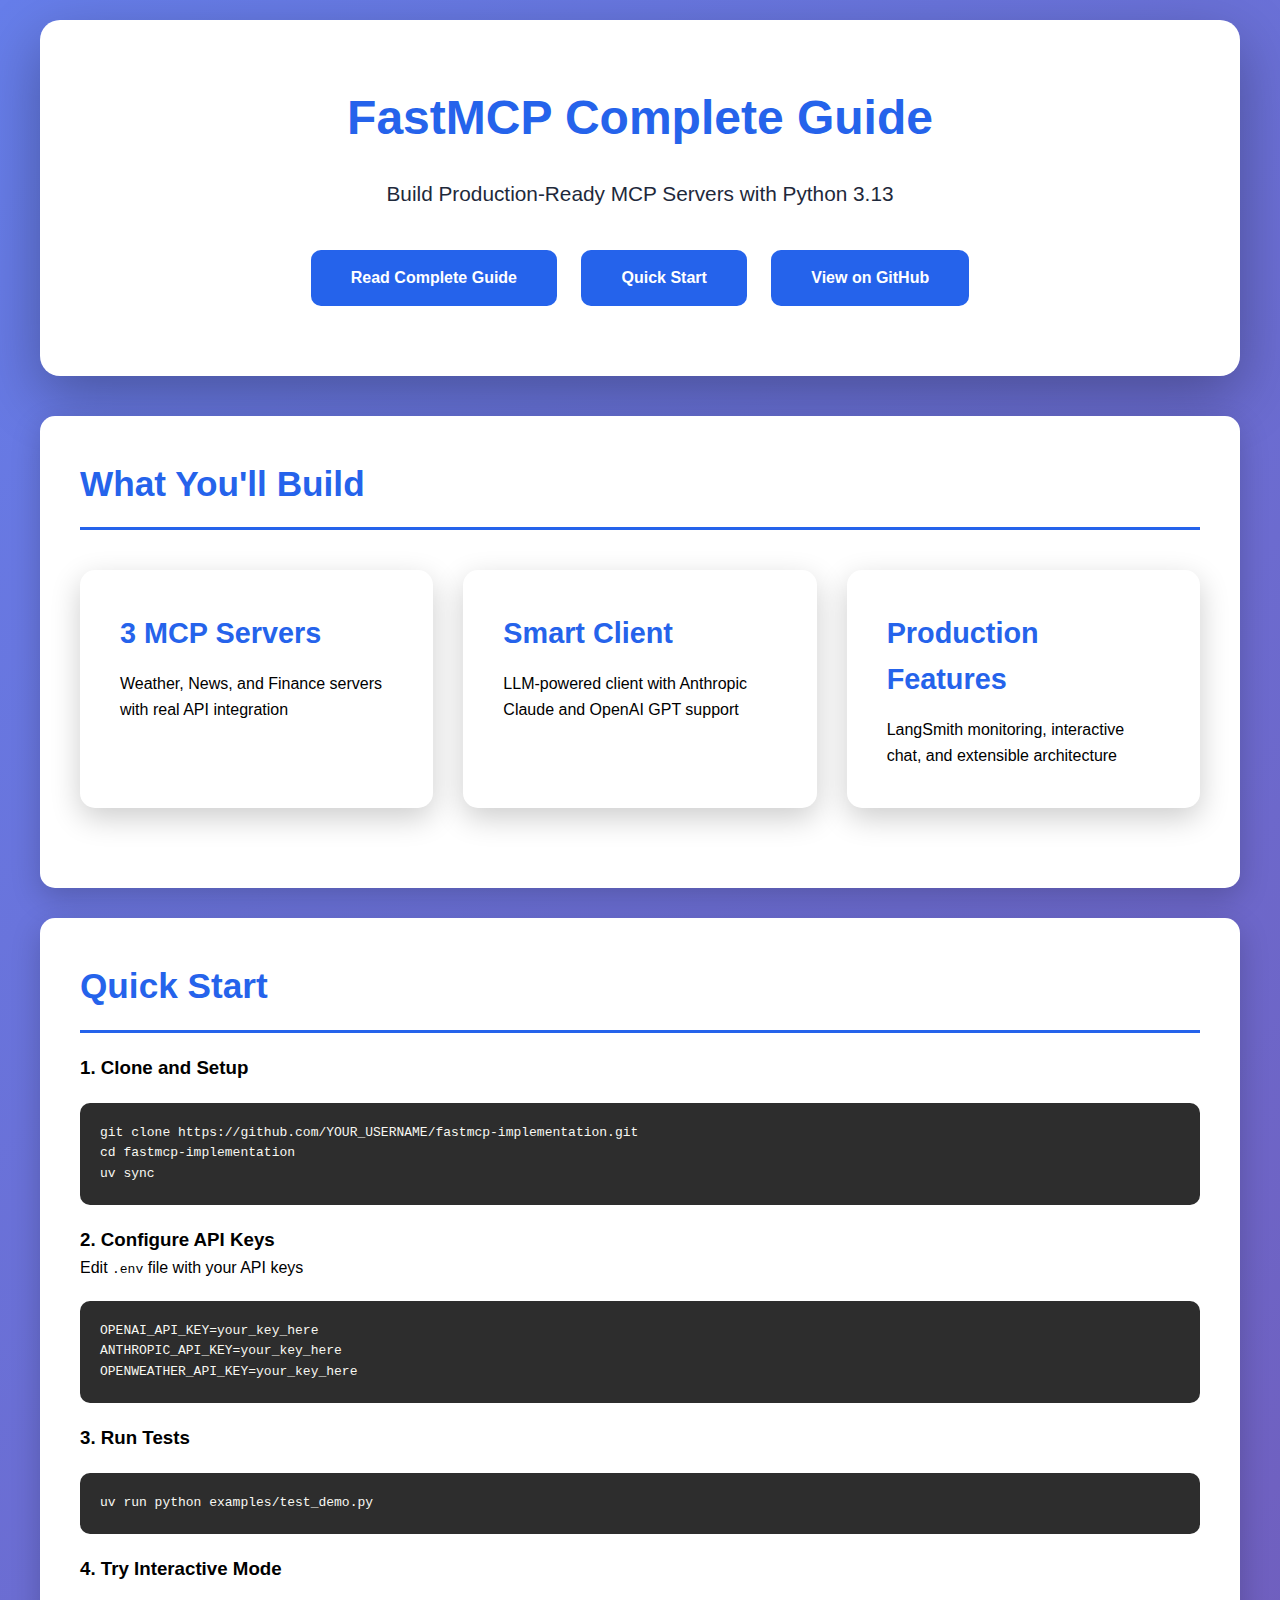
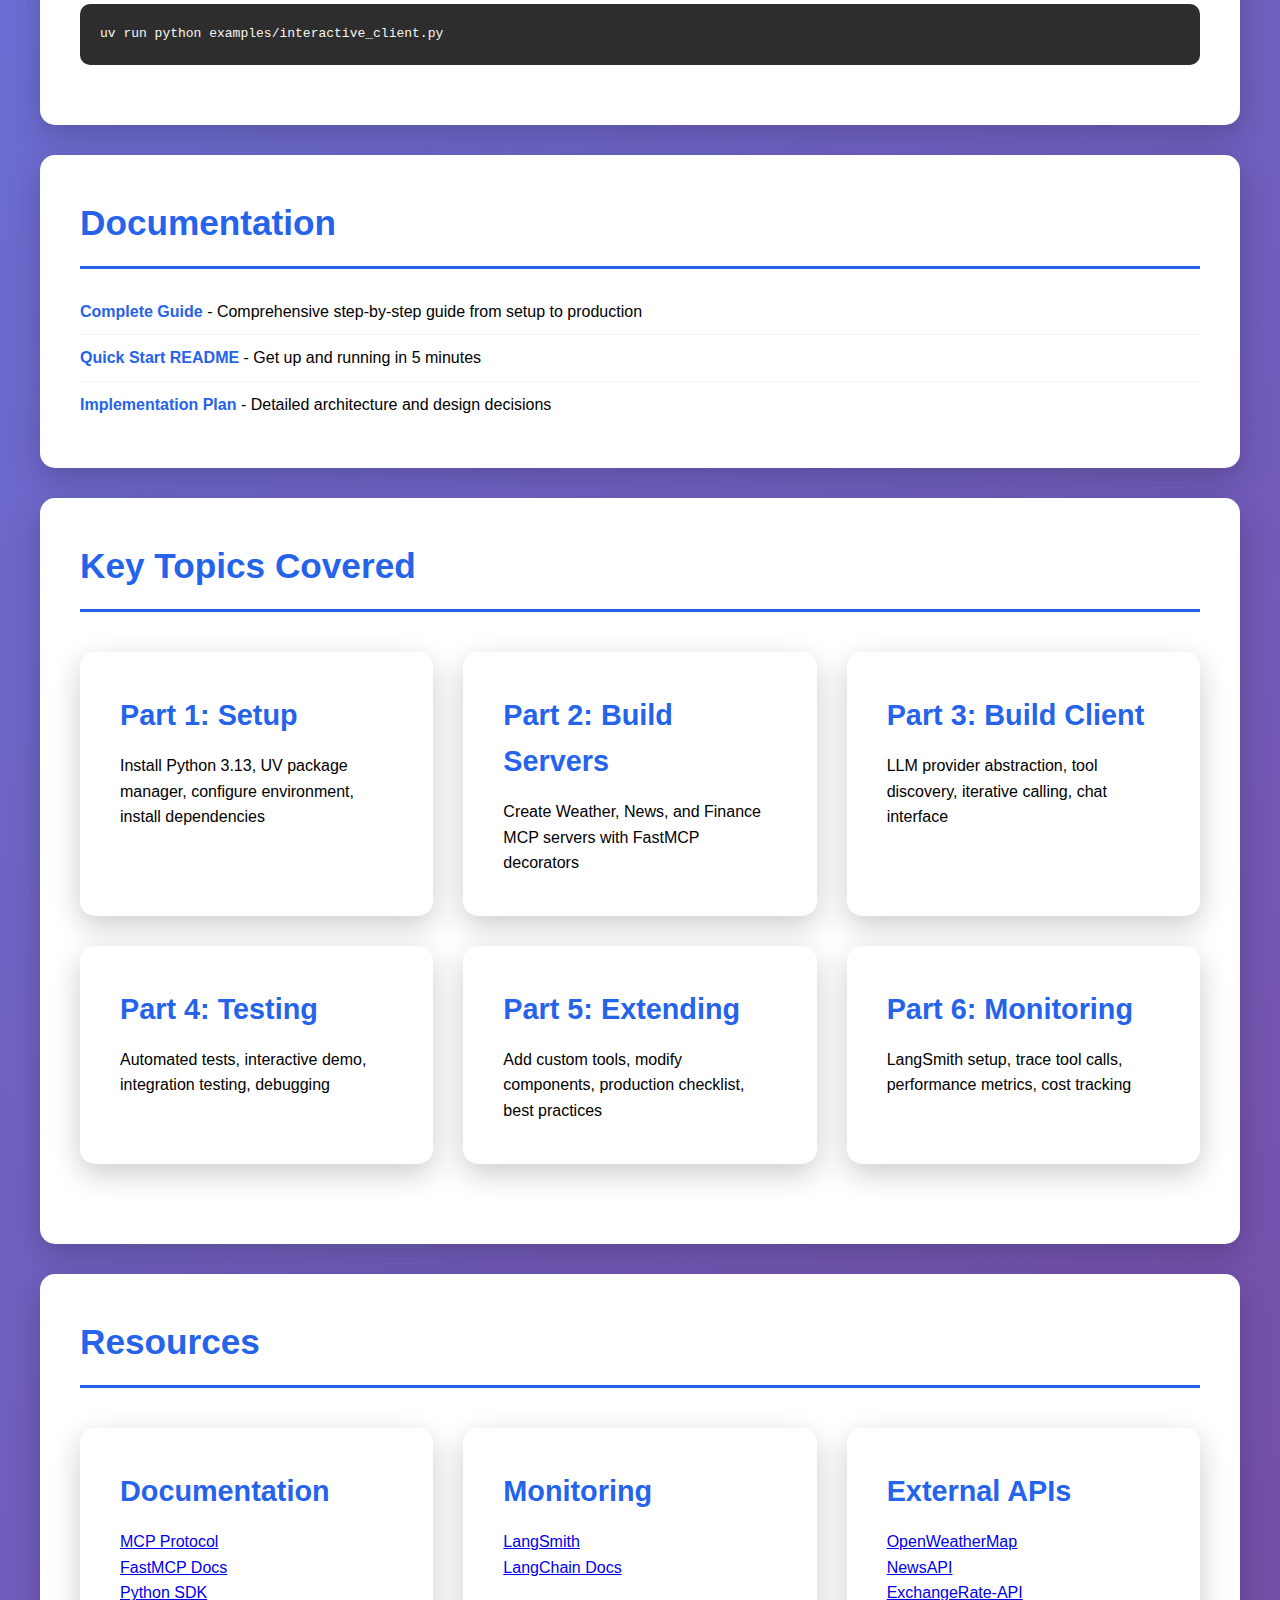
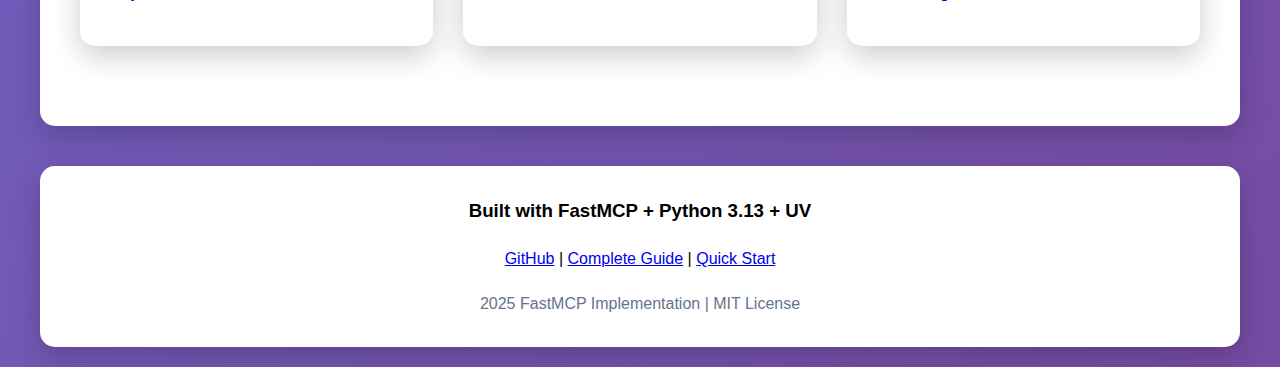
<file: MCP_Guide.html>
<!DOCTYPE html>
<html lang="en">
<head>
<meta charset="UTF-8">
<meta name="viewport" content="width=device-width, initial-scale=1.0">
<title>FastMCP Complete Guide</title>
<style>
*{margin:0;padding:0;box-sizing:border-box}
body{font-family:Arial,sans-serif;line-height:1.6;background:linear-gradient(135deg,#667eea 0%,#764ba2 100%);padding:20px;min-height:100vh}
.container{max-width:1200px;margin:0 auto}
header{background:#fff;padding:60px 40px;border-radius:20px;box-shadow:0 20px 60px rgba(0,0,0,0.3);text-align:center;margin-bottom:40px}
h1{color:#2563eb;font-size:3em;margin-bottom:20px}
.subtitle{color:#1e293b;font-size:1.3em;margin-bottom:30px}
.btn{display:inline-block;padding:15px 40px;margin:10px;background:#2563eb;color:#fff;text-decoration:none;border-radius:10px;font-weight:600;transition:all 0.3s}
.btn:hover{transform:translateY(-3px);box-shadow:0 8px 25px rgba(0,0,0,0.3)}
.section{background:#fff;padding:40px;border-radius:15px;box-shadow:0 10px 30px rgba(0,0,0,0.2);margin-bottom:30px}
h2{color:#2563eb;font-size:2.2em;margin-bottom:20px;padding-bottom:15px;border-bottom:3px solid #2563eb}
.grid{display:grid;grid-template-columns:repeat(auto-fit,minmax(300px,1fr));gap:30px;margin:40px 0}
.card{background:#fff;padding:40px;border-radius:15px;box-shadow:0 10px 30px rgba(0,0,0,0.2);transition:transform 0.3s}
.card:hover{transform:translateY(-5px)}
.card h3{color:#2563eb;margin-bottom:15px;font-size:1.8em}
pre{background:#2d2d2d;color:#f8f8f2;padding:20px;border-radius:10px;overflow-x:auto;margin:20px 0}
footer{background:#fff;padding:30px;border-radius:15px;box-shadow:0 10px 30px rgba(0,0,0,0.2);text-align:center;margin-top:40px}
@media(max-width:768px){h1{font-size:2em}.card{padding:20px}}
</style>
</head>
<body>
<div class="container">
<header>
<h1>FastMCP Complete Guide</h1>
<p class="subtitle">Build Production-Ready MCP Servers with Python 3.13</p>
<div>
<a href="COMPLETE_GUIDE.md" class="btn">Read Complete Guide</a>
<a href="README.md" class="btn">Quick Start</a>
<a href="https://github.com/Kumarjit-Pathak/MCP-Model-Context-Protocol" class="btn">View on GitHub</a>
</div>
</header>

<div class="section">
<h2>What You'll Build</h2>
<div class="grid">
<div class="card">
<h3>3 MCP Servers</h3>
<p>Weather, News, and Finance servers with real API integration</p>
</div>
<div class="card">
<h3>Smart Client</h3>
<p>LLM-powered client with Anthropic Claude and OpenAI GPT support</p>
</div>
<div class="card">
<h3>Production Features</h3>
<p>LangSmith monitoring, interactive chat, and extensible architecture</p>
</div>
</div>
</div>

<div class="section">
<h2>Quick Start</h2>
<h3>1. Clone and Setup</h3>
<pre>git clone https://github.com/YOUR_USERNAME/fastmcp-implementation.git
cd fastmcp-implementation
uv sync</pre>

<h3>2. Configure API Keys</h3>
<p>Edit <code>.env</code> file with your API keys</p>
<pre>OPENAI_API_KEY=your_key_here
ANTHROPIC_API_KEY=your_key_here
OPENWEATHER_API_KEY=your_key_here</pre>

<h3>3. Run Tests</h3>
<pre>uv run python examples/test_demo.py</pre>

<h3>4. Try Interactive Mode</h3>
<pre>uv run python examples/interactive_client.py</pre>
</div>

<div class="section">
<h2>Documentation</h2>
<ul style="list-style:none;padding:0">
<li style="padding:10px 0;border-bottom:1px solid #f1f5f9">
<a href="COMPLETE_GUIDE.md" style="color:#2563eb;text-decoration:none;font-weight:600">Complete Guide</a> - 
Comprehensive step-by-step guide from setup to production
</li>
<li style="padding:10px 0;border-bottom:1px solid #f1f5f9">
<a href="README.md" style="color:#2563eb;text-decoration:none;font-weight:600">Quick Start README</a> - 
Get up and running in 5 minutes
</li>
<li style="padding:10px 0">
<a href="FASTMCP_IMPLEMENTATION_PLAN.md" style="color:#2563eb;text-decoration:none;font-weight:600">Implementation Plan</a> - 
Detailed architecture and design decisions
</li>
</ul>
</div>

<div class="section">
<h2>Key Topics Covered</h2>
<div class="grid">
<div class="card">
<h3>Part 1: Setup</h3>
<p>Install Python 3.13, UV package manager, configure environment, install dependencies</p>
</div>
<div class="card">
<h3>Part 2: Build Servers</h3>
<p>Create Weather, News, and Finance MCP servers with FastMCP decorators</p>
</div>
<div class="card">
<h3>Part 3: Build Client</h3>
<p>LLM provider abstraction, tool discovery, iterative calling, chat interface</p>
</div>
<div class="card">
<h3>Part 4: Testing</h3>
<p>Automated tests, interactive demo, integration testing, debugging</p>
</div>
<div class="card">
<h3>Part 5: Extending</h3>
<p>Add custom tools, modify components, production checklist, best practices</p>
</div>
<div class="card">
<h3>Part 6: Monitoring</h3>
<p>LangSmith setup, trace tool calls, performance metrics, cost tracking</p>
</div>
</div>
</div>

<div class="section">
<h2>Resources</h2>
<div class="grid">
<div class="card">
<h3>Documentation</h3>
<ul style="list-style:none;padding:0">
<li><a href="https://modelcontextprotocol.io">MCP Protocol</a></li>
<li><a href="https://gofastmcp.com">FastMCP Docs</a></li>
<li><a href="https://github.com/modelcontextprotocol/python-sdk">Python SDK</a></li>
</ul>
</div>
<div class="card">
<h3>Monitoring</h3>
<ul style="list-style:none;padding:0">
<li><a href="https://smith.langchain.com">LangSmith</a></li>
<li><a href="https://python.langchain.com/docs/langsmith">LangChain Docs</a></li>
</ul>
</div>
<div class="card">
<h3>External APIs</h3>
<ul style="list-style:none;padding:0">
<li><a href="https://openweathermap.org/api">OpenWeatherMap</a></li>
<li><a href="https://newsapi.org">NewsAPI</a></li>
<li><a href="https://www.exchangerate-api.com">ExchangeRate-API</a></li>
</ul>
</div>
</div>
</div>

<footer>
<h3>Built with FastMCP + Python 3.13 + UV</h3>
<p style="margin:20px 0">
<a href="https://github.com/YOUR_USERNAME/fastmcp-implementation">GitHub</a> | 
<a href="COMPLETE_GUIDE.md">Complete Guide</a> | 
<a href="README.md">Quick Start</a>
</p>
<p style="color:#64748b">2025 FastMCP Implementation | MIT License</p>
</footer>
</div>
</body>
</html>
</file>
